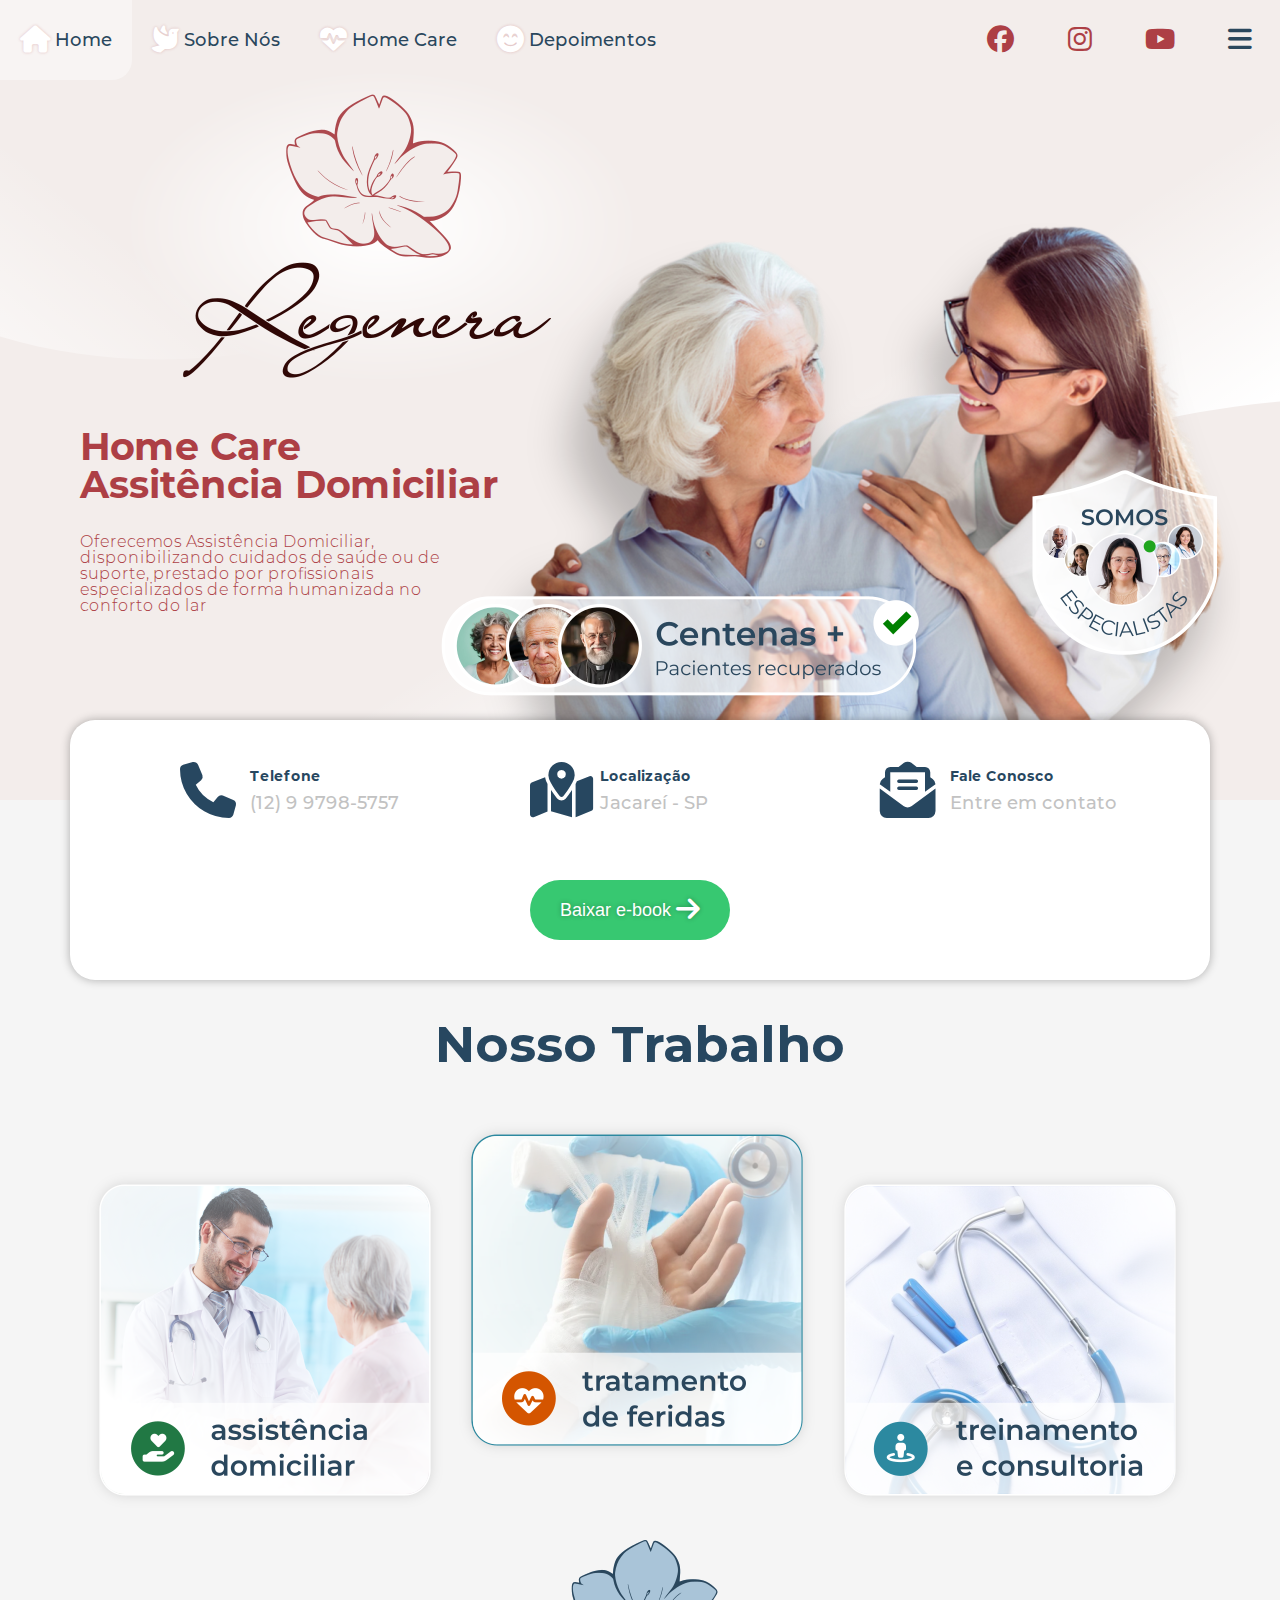
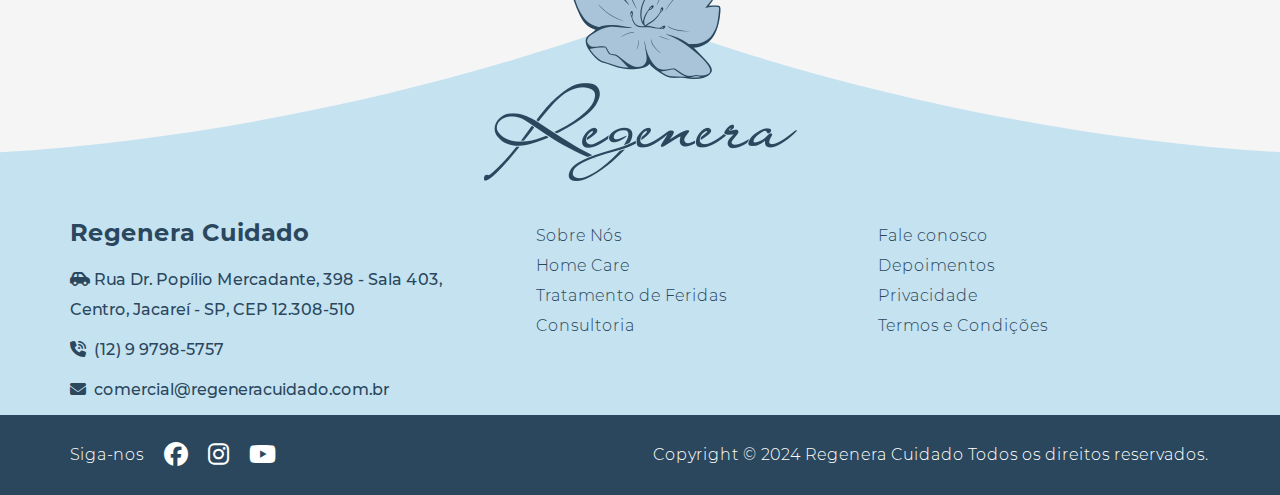
<file: index.html>
<!DOCTYPE html>
<html lang="pt-br">
    <head>
        <meta charset="UTF-8">
        <meta http-equiv="X-UA-Compatible" content="IE=edge">
        <meta name="viewport" content="width=device-width,initial-scale=1">

        <title></title>
        <link rel="shortcut icon" href="img/apple-touch.png">
        
        <meta name="description" content="index index index index">
        <meta name="keywords" content="aaa, bbb, ccc">
        
        <meta itemprop="name" content="Regenera Cuidado">
        <meta itemprop="description" content="index index index index">
        <meta itemprop="image" content="img/profile.png">    <script defer src="app.1d98fe7c51b302b616b9.js"></script><link href="app.1d98fe7c51b302b616b9.css" rel="stylesheet"></head>

    <body class="index">
        <header>
            <picture>
                <source srcset="img/header-iphone.png" media="(max-width: 575px)" />
                <source srcset="img/header-ipad.png" media="(max-width: 767px)" />
                <source srcset="img/header-laptop.png" media="(max-width: 1200px)" />
                <img src="img/header-desktop.png" alt="" />
            </picture>
            
            <div class="holder">
                <section class="wrap">
                    <h1>
                        Home Care <br>
                        Assitência Domiciliar
                    </h1>
        
                    <h2>
                        Oferecemos Assistência Domiciliar, disponibilizando cuidados de 
                        saúde ou de suporte, prestado por profissionais especializados 
                        de forma humanizada no conforto do lar
                    </h2>
        
                </section>
            </div>
        </header>
        <nav class="navigation-bar">
            <ul>
                    <li>
                        <a href="index.html">
                            <i class="fa-solid fa-house fa-xl"></i>
                            <span>Home</span>
                        </a>
                    </li>
                    <li>
                        <a href="sobre-nos.html">
                            <i class="fa-solid fa-dove fa-xl"></i>
                            <span>Sobre Nós</span>
                        </a>
                    </li>
                    <li>
                        <a href="assistencia-domiciliar.html">
                            <i class="fa-solid fa-heart-pulse fa-xl"></i>
                            <span>Home Care</span>
                        </a>
                    </li>
                    <li>
                        <a href="depoimentos.html">
                            <i class="fa-solid fa-face-smile-beam fa-xl"></i>
                            <span>Depoimentos</span>
                        </a>
                    </li>
            </ul>
        
            <ul>
                    <li>
                        <a href="https://www.facebook.com/enfmariateresa" target="_blank">
                            <i class="fa-brands fa-facebook fa-xl"></i>
                            <span>Facebook</span>
                        </a>
                    </li>
                    <li>
                        <a href="https://www.instagram.com/regenera.cuidado" target="_blank">
                            <i class="fa-brands fa-instagram fa-xl"></i>
                            <span>Instagram</span>
                        </a>
                    </li>
                    <li>
                        <a href="https://www.youtube.com/@mariateresadias8453" target="_blank">
                            <i class="fa-brands fa-youtube fa-xl"></i>
                            <span>Youtube</span>
                        </a>
                    </li>
        
                <li class="mobile-button">
                    <a href="javascript:void()">
                        <i class="fa-solid fa-bars fa-xl"></i>
                        <span>Mobile Button</span>
                    </a>
                </li>
            </ul>
        </nav>
        <div class="holder action-bar">
            <section class="wrap box-quad-static">
                <div class="to-contact">
                    <i class="fa-solid fa-phone"></i>
        
                    <a href="fale-conosco.html">
                        <b>Telefone</b>
                        <p>(12) 9 9798-5757</p>
                    </a>
                </div>
        
                <div class="to-contact">
                    <i class="fa-solid fa-map-location-dot"></i>
        
                    <a href="fale-conosco.html">
                        <b>Localização</b>
                        <p>Jacareí - SP</p>
                    </a>
                </div>
        
                <div class="to-contact">
                    <i class="fa-solid fa-envelope-open-text"></i>
        
                    <a href="fale-conosco.html">
                        <b>Fale Conosco</b>
                        <p>Entre em contato</p>
                    </a>
                </div>
        
                <div>
                    <button type="button" class="autolink" data-link="./download/e-book-regenera.pdf">
                        Baixar e-book
        
                        <i class="fa-solid fa-arrow-right fa-xl"></i>
                    </button>
                </div>
            </section>
        </div>
        <h2 class="departments">Nosso Trabalho</h2>
        
        <div class="holder departments">
            <section class="wrap box-triple-static">
                <div class="autolink" data-link="assistencia-domiciliar.html">
                    <img src="img/department-homecare.png">
                </div>
        
                <div class="autolink" data-link="tratamento-feridas.html">
                    <img src="img/department-wounds.png">
                </div>
        
                <div class="autolink" data-link="treinamento-consultoria.html">
                    <img src="img/department-consultancy.png">
                </div>
            </section>
        </div>
        <footer class="holder content">
            <section class="wrap">
                <div>
                    <img src="img/logo-footer.png">
        
                    <div class="column-one">
                        <h2>Regenera Cuidado</h2>
        
                        <p class="address">
                            <i class="fa-solid fa-car-side"></i>
        
                            <span>Rua Dr. Popílio Mercadante, 398 - Sala 403, </span>
        
                            <span class="new-line">Centro, Jacareí - SP, CEP 12.308-510</span>
                        </p>
        
                        <p class="phone">
                            <i class="fa-solid fa-phone-volume"></i>
        
                            <span>(12) 9 9798-5757</span>
                        </p>
        
                        <p class="email">
                            <i class="fa-solid fa-envelope"></i>
        
                            <span>comercial@regeneracuidado.com.br</span>
                        </p>
                    </div>
        
                    <div class="column-two">
                            <a href="sobre-nos.html">Sobre Nós</a>
                            <a href="assistencia-domiciliar.html">Home Care</a>
                            <a href="tratamento-feridas.html">Tratamento de Feridas</a>
                            <a href="treinamento-consultoria.html">Consultoria</a>
                    </div>
        
                    <div class="column-three">
                            <a href="fale-conosco.html">Fale conosco</a>
                            <a href="depoimentos.html">Depoimentos</a>
                            <a href="privacidade.html">Privacidade</a>
                            <a href="termos-e-condicoes.html">Termos e Condições</a>
                    </div>
                </div>
            </section>
        </footer>
        
        <footer class="holder bottom">
            <section class="wrap box-double">
                <div class="social">
                    <span>Siga-nos</span>
        
                        <a href="https://www.facebook.com/enfmariateresa" target="_blank">
                            <i class="fa-brands fa-facebook fa-xl"></i>
                            <span>Facebook</span>
                        </a>
                        <a href="https://www.instagram.com/regenera.cuidado" target="_blank">
                            <i class="fa-brands fa-instagram fa-xl"></i>
                            <span>Instagram</span>
                        </a>
                        <a href="https://www.youtube.com/@mariateresadias8453" target="_blank">
                            <i class="fa-brands fa-youtube fa-xl"></i>
                            <span>Youtube</span>
                        </a>
                </div>
        
                <div class="copy">
                    Copyright &copy; 
                    2024
                    Regenera Cuidado
                    <span>Todos os direitos reservados.</span>
                </div>
            </section>
        </footer>        
        <nav class="mobile-menu">
            <ul>
                <li class="mobile-button">
                    <i class="fa-solid fa-times fa-xl"></i>
                </li>
        
                    <li>
                        <a href="index.html">
                            <i class="fa-solid fa-house fa-xl"></i>
                            <span>Home</span>
                        </a>
                    </li>
                    <li>
                        <a href="sobre-nos.html">
                            <i class="fa-solid fa-dove fa-xl"></i>
                            <span>Sobre Nós</span>
                        </a>
                    </li>
                    <li>
                        <a href="assistencia-domiciliar.html">
                            <i class="fa-solid fa-heart-pulse fa-xl"></i>
                            <span>Home Care</span>
                        </a>
                    </li>
                    <li>
                        <a href="tratamento-feridas.html">
                            <i class="fa-solid fa-kit-medical fa-xl"></i>
                            <span>Trat. de Feridas</span>
                        </a>
                    </li>
                    <li>
                        <a href="treinamento-consultoria.html">
                            <i class="fa-solid fa-graduation-cap fa-xl"></i>
                            <span>Consultoria</span>
                        </a>
                    </li>
                    <li>
                        <a href="depoimentos.html">
                            <i class="fa-solid fa-face-smile-beam fa-xl"></i>
                            <span>Depoimentos</span>
                        </a>
                    </li>
                    <li>
                        <a href="fale-conosco.html">
                            <i class="fa-solid fa-envelope fa-xl"></i>
                            <span>Fale Consosco</span>
                        </a>
                    </li>
            </ul>
        </nav>
        <div class="modal">
            <section>
                <button><i class="fas fa-times"></i></button>
        
                <div>
                    content
                </div>
            </section>
        </div>    </body>
</html>
</file>
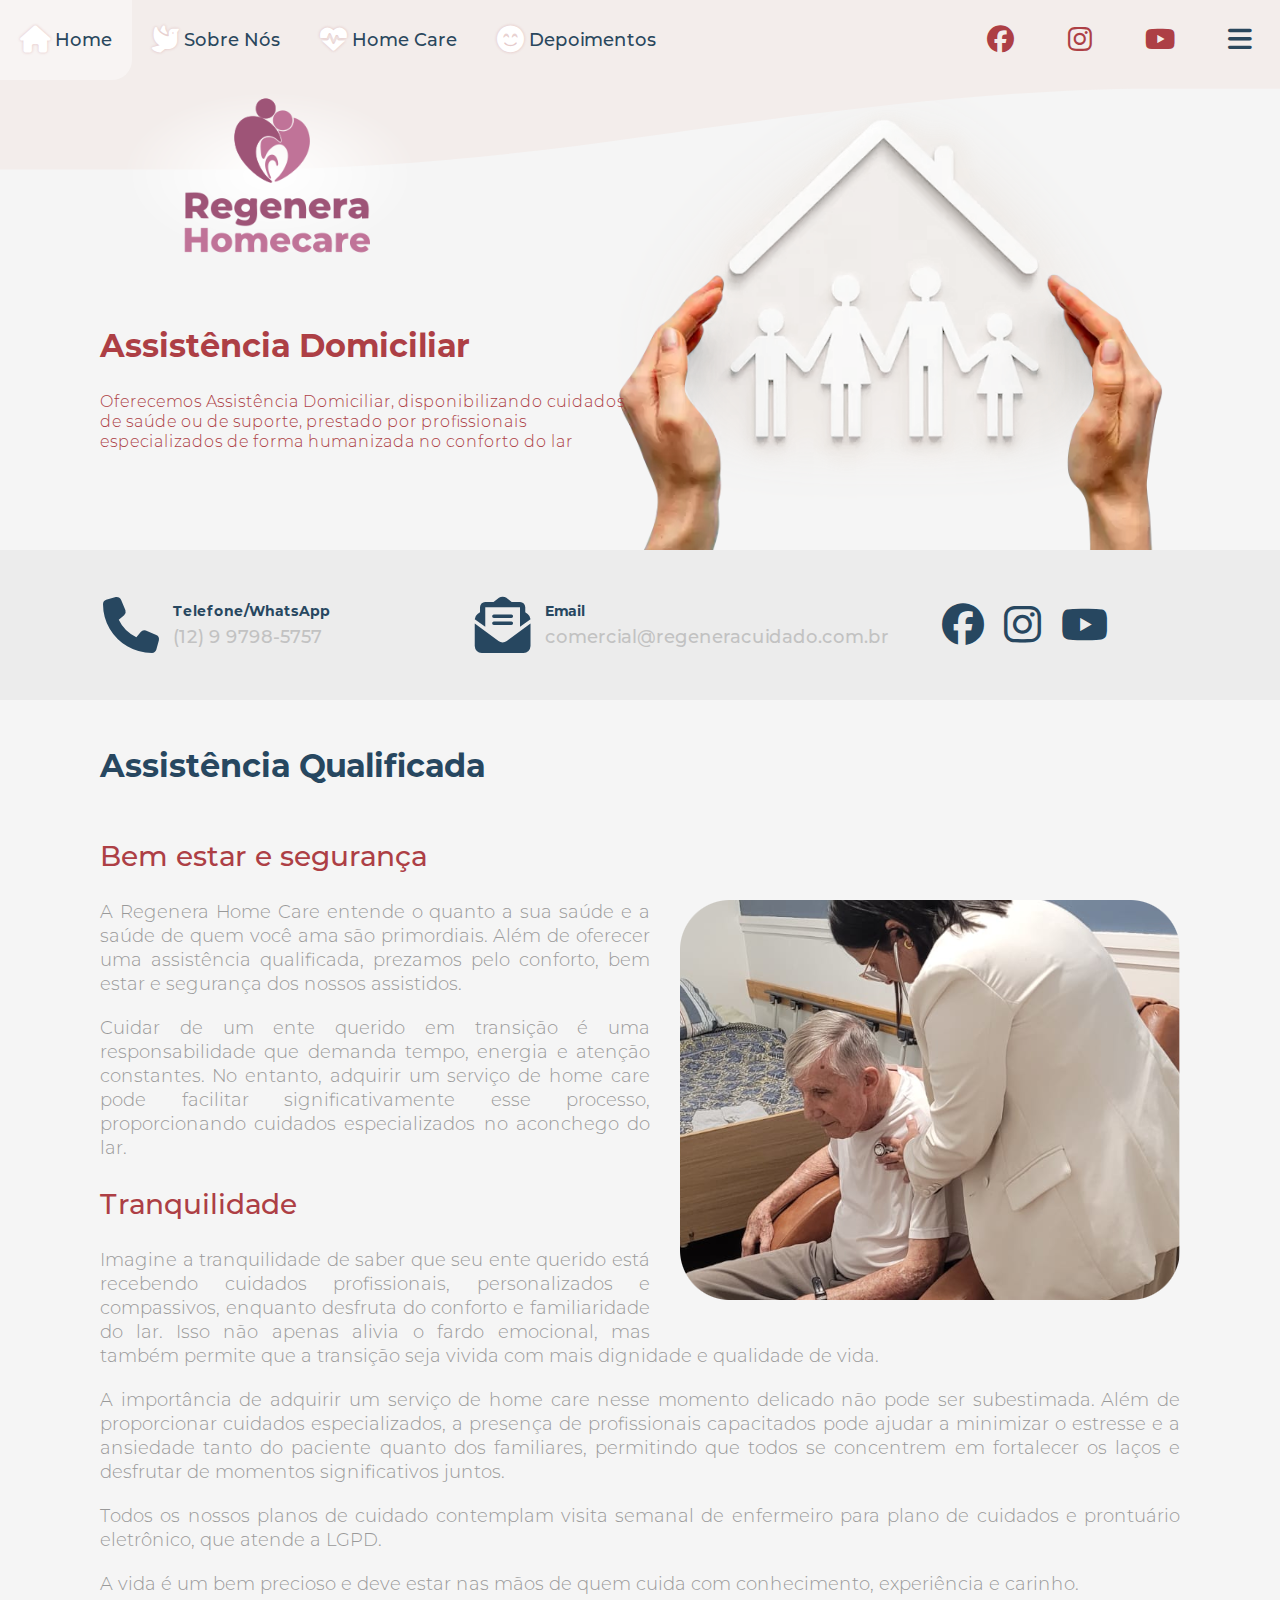
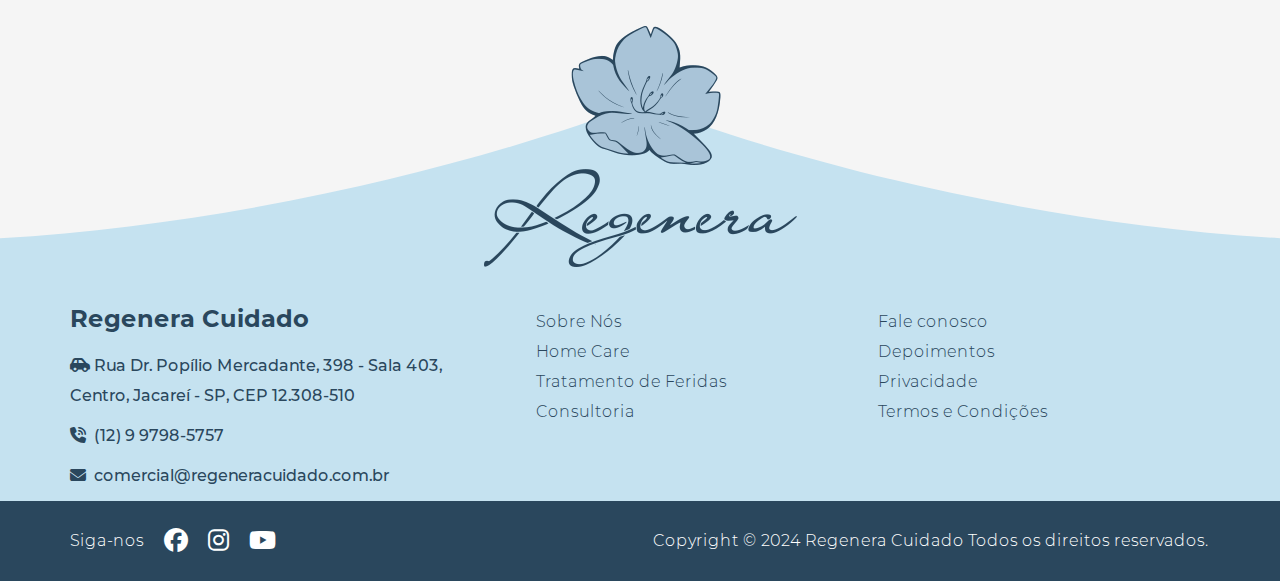
<file: assistencia-domiciliar.html>
<!DOCTYPE html>
<html lang="pt-br">
    <head>
        <meta charset="UTF-8">
        <meta http-equiv="X-UA-Compatible" content="IE=edge">
        <meta name="viewport" content="width=device-width,initial-scale=1">

        <title></title>
        <link rel="shortcut icon" href="img/apple-touch.png">
        
        <meta name="description" content="care care care care">
        <meta name="keywords" content="ddd, eee, fff">
        
        <meta itemprop="name" content="Assistência Domiciliar | Regenera Cuidado">
        <meta itemprop="description" content="care care care care">
        <meta itemprop="image" content="img/profile.png">    <script defer src="app.1d98fe7c51b302b616b9.js"></script><link href="app.1d98fe7c51b302b616b9.css" rel="stylesheet"></head>

    <body class="homecare">
        <header class="page">
            <div class="content">
                <div class="holder">
                    <section class="wrap">
                        <h1>Assistência Domiciliar</h1>
        
                        <h2>
                    Oferecemos Assistência Domiciliar, disponibilizando cuidados de 
                    saúde ou de suporte, prestado por profissionais especializados 
                    de forma humanizada no conforto do lar
                </h2>
                    </section>
                </div>
            </div>
        
            <div class="background">
                <div class="holder">
                    <section class="wrap">
                        <img src="img/header-page-homecare.png" alt="" />
                    </section>
                </div>
            </div>
        
            <div class="mask">
                <div class="holder">
                    <section class="wrap">
                        <img src="img/logo-homecare.png" alt="" />
                    </section>
                </div>
            </div>
        </header>

        <div class="holder contact-bar">
            <section class="wrap box-triple-static">
                <div class="to-contact">
                    <i class="fa-solid fa-phone"></i>
        
                    <a href="fale-conosco.html">
                        <b>Telefone/WhatsApp</b>
                        <p>(12) 9 9798-5757</p>
                    </a>
                </div>
        
                <div class="to-contact">
                    <i class="fa-solid fa-envelope-open-text"></i>
        
                    <a href="fale-conosco.html">
                        <b>Email</b>
                        <p>comercial@regeneracuidado.com.br</p>
                    </a>
                </div>
        
                <div class="to-social">
                        <a href="https://www.facebook.com/enfmariateresa" target="_blank">
                            <i class="fa-brands fa-facebook fa-xl"></i>
                        </a>
                        <a href="https://www.instagram.com/regenera.cuidado" target="_blank">
                            <i class="fa-brands fa-instagram fa-xl"></i>
                        </a>
                        <a href="https://www.youtube.com/@mariateresadias8453" target="_blank">
                            <i class="fa-brands fa-youtube fa-xl"></i>
                        </a>
                </div>
            </section>
        </div>

        <div class="holder">
            <article class="wrap">
                <h2>Assistência Qualificada</h2>
        
                <h3>Bem estar e segurança</h3>
        
                <picture class="right">
                    <img src="img/page-homecare.png">
                </picture>
        
                <p>
                    A Regenera Home Care entende o quanto a sua saúde e a saúde de quem 
                    você ama são primordiais. Além de oferecer uma assistência qualificada, 
                    prezamos pelo conforto, bem estar e segurança dos nossos assistidos.
                </p>
        
                <p>
                    Cuidar de um ente querido em transição é uma responsabilidade que 
                    demanda tempo, energia e atenção constantes. No entanto, adquirir um 
                    serviço de home care pode facilitar significativamente esse processo, 
                    proporcionando cuidados especializados no aconchego do lar.
                </p>
        
                <h3>Tranquilidade</h3>
        
                <p>
                    Imagine a tranquilidade de saber que seu ente querido está recebendo 
                    cuidados profissionais, personalizados e compassivos, enquanto desfruta 
                    do conforto e familiaridade do lar. Isso não apenas alivia o fardo 
                    emocional, mas também permite que a transição seja vivida com mais 
                    dignidade e qualidade de vida.
                </p>
        
                <p>
                    A importância de adquirir um serviço de home care nesse momento delicado 
                    não pode ser subestimada. Além de proporcionar cuidados especializados, 
                    a presença de profissionais capacitados pode ajudar a minimizar o 
                    estresse e a ansiedade tanto do paciente quanto dos familiares, 
                    permitindo que todos se concentrem em fortalecer os laços e desfrutar 
                    de momentos significativos juntos.
                </p>
        
                <p>
                    Todos os nossos planos de cuidado contemplam visita semanal de 
                    enfermeiro para plano de cuidados e prontuário eletrônico, que 
                    atende a LGPD. 
                </p>
        
                <p>
                    A vida é um bem precioso e deve estar nas mãos de quem cuida com 
                    conhecimento, experiência e carinho.
                </p>
            </article>
        </div>
        <nav class="navigation-bar">
            <ul>
                    <li>
                        <a href="index.html">
                            <i class="fa-solid fa-house fa-xl"></i>
                            <span>Home</span>
                        </a>
                    </li>
                    <li>
                        <a href="sobre-nos.html">
                            <i class="fa-solid fa-dove fa-xl"></i>
                            <span>Sobre Nós</span>
                        </a>
                    </li>
                    <li>
                        <a href="assistencia-domiciliar.html">
                            <i class="fa-solid fa-heart-pulse fa-xl"></i>
                            <span>Home Care</span>
                        </a>
                    </li>
                    <li>
                        <a href="depoimentos.html">
                            <i class="fa-solid fa-face-smile-beam fa-xl"></i>
                            <span>Depoimentos</span>
                        </a>
                    </li>
            </ul>
        
            <ul>
                    <li>
                        <a href="https://www.facebook.com/enfmariateresa" target="_blank">
                            <i class="fa-brands fa-facebook fa-xl"></i>
                            <span>Facebook</span>
                        </a>
                    </li>
                    <li>
                        <a href="https://www.instagram.com/regenera.cuidado" target="_blank">
                            <i class="fa-brands fa-instagram fa-xl"></i>
                            <span>Instagram</span>
                        </a>
                    </li>
                    <li>
                        <a href="https://www.youtube.com/@mariateresadias8453" target="_blank">
                            <i class="fa-brands fa-youtube fa-xl"></i>
                            <span>Youtube</span>
                        </a>
                    </li>
        
                <li class="mobile-button">
                    <a href="javascript:void()">
                        <i class="fa-solid fa-bars fa-xl"></i>
                        <span>Mobile Button</span>
                    </a>
                </li>
            </ul>
        </nav>
        <footer class="holder content">
            <section class="wrap">
                <div>
                    <img src="img/logo-footer.png">
        
                    <div class="column-one">
                        <h2>Regenera Cuidado</h2>
        
                        <p class="address">
                            <i class="fa-solid fa-car-side"></i>
        
                            <span>Rua Dr. Popílio Mercadante, 398 - Sala 403, </span>
        
                            <span class="new-line">Centro, Jacareí - SP, CEP 12.308-510</span>
                        </p>
        
                        <p class="phone">
                            <i class="fa-solid fa-phone-volume"></i>
        
                            <span>(12) 9 9798-5757</span>
                        </p>
        
                        <p class="email">
                            <i class="fa-solid fa-envelope"></i>
        
                            <span>comercial@regeneracuidado.com.br</span>
                        </p>
                    </div>
        
                    <div class="column-two">
                            <a href="sobre-nos.html">Sobre Nós</a>
                            <a href="assistencia-domiciliar.html">Home Care</a>
                            <a href="tratamento-feridas.html">Tratamento de Feridas</a>
                            <a href="treinamento-consultoria.html">Consultoria</a>
                    </div>
        
                    <div class="column-three">
                            <a href="fale-conosco.html">Fale conosco</a>
                            <a href="depoimentos.html">Depoimentos</a>
                            <a href="privacidade.html">Privacidade</a>
                            <a href="termos-e-condicoes.html">Termos e Condições</a>
                    </div>
                </div>
            </section>
        </footer>
        
        <footer class="holder bottom">
            <section class="wrap box-double">
                <div class="social">
                    <span>Siga-nos</span>
        
                        <a href="https://www.facebook.com/enfmariateresa" target="_blank">
                            <i class="fa-brands fa-facebook fa-xl"></i>
                            <span>Facebook</span>
                        </a>
                        <a href="https://www.instagram.com/regenera.cuidado" target="_blank">
                            <i class="fa-brands fa-instagram fa-xl"></i>
                            <span>Instagram</span>
                        </a>
                        <a href="https://www.youtube.com/@mariateresadias8453" target="_blank">
                            <i class="fa-brands fa-youtube fa-xl"></i>
                            <span>Youtube</span>
                        </a>
                </div>
        
                <div class="copy">
                    Copyright &copy; 
                    2024
                    Regenera Cuidado
                    <span>Todos os direitos reservados.</span>
                </div>
            </section>
        </footer>        
        <nav class="mobile-menu">
            <ul>
                <li class="mobile-button">
                    <i class="fa-solid fa-times fa-xl"></i>
                </li>
        
                    <li>
                        <a href="index.html">
                            <i class="fa-solid fa-house fa-xl"></i>
                            <span>Home</span>
                        </a>
                    </li>
                    <li>
                        <a href="sobre-nos.html">
                            <i class="fa-solid fa-dove fa-xl"></i>
                            <span>Sobre Nós</span>
                        </a>
                    </li>
                    <li>
                        <a href="assistencia-domiciliar.html">
                            <i class="fa-solid fa-heart-pulse fa-xl"></i>
                            <span>Home Care</span>
                        </a>
                    </li>
                    <li>
                        <a href="tratamento-feridas.html">
                            <i class="fa-solid fa-kit-medical fa-xl"></i>
                            <span>Trat. de Feridas</span>
                        </a>
                    </li>
                    <li>
                        <a href="treinamento-consultoria.html">
                            <i class="fa-solid fa-graduation-cap fa-xl"></i>
                            <span>Consultoria</span>
                        </a>
                    </li>
                    <li>
                        <a href="depoimentos.html">
                            <i class="fa-solid fa-face-smile-beam fa-xl"></i>
                            <span>Depoimentos</span>
                        </a>
                    </li>
                    <li>
                        <a href="fale-conosco.html">
                            <i class="fa-solid fa-envelope fa-xl"></i>
                            <span>Fale Consosco</span>
                        </a>
                    </li>
            </ul>
        </nav>    </body>
</html>
</file>
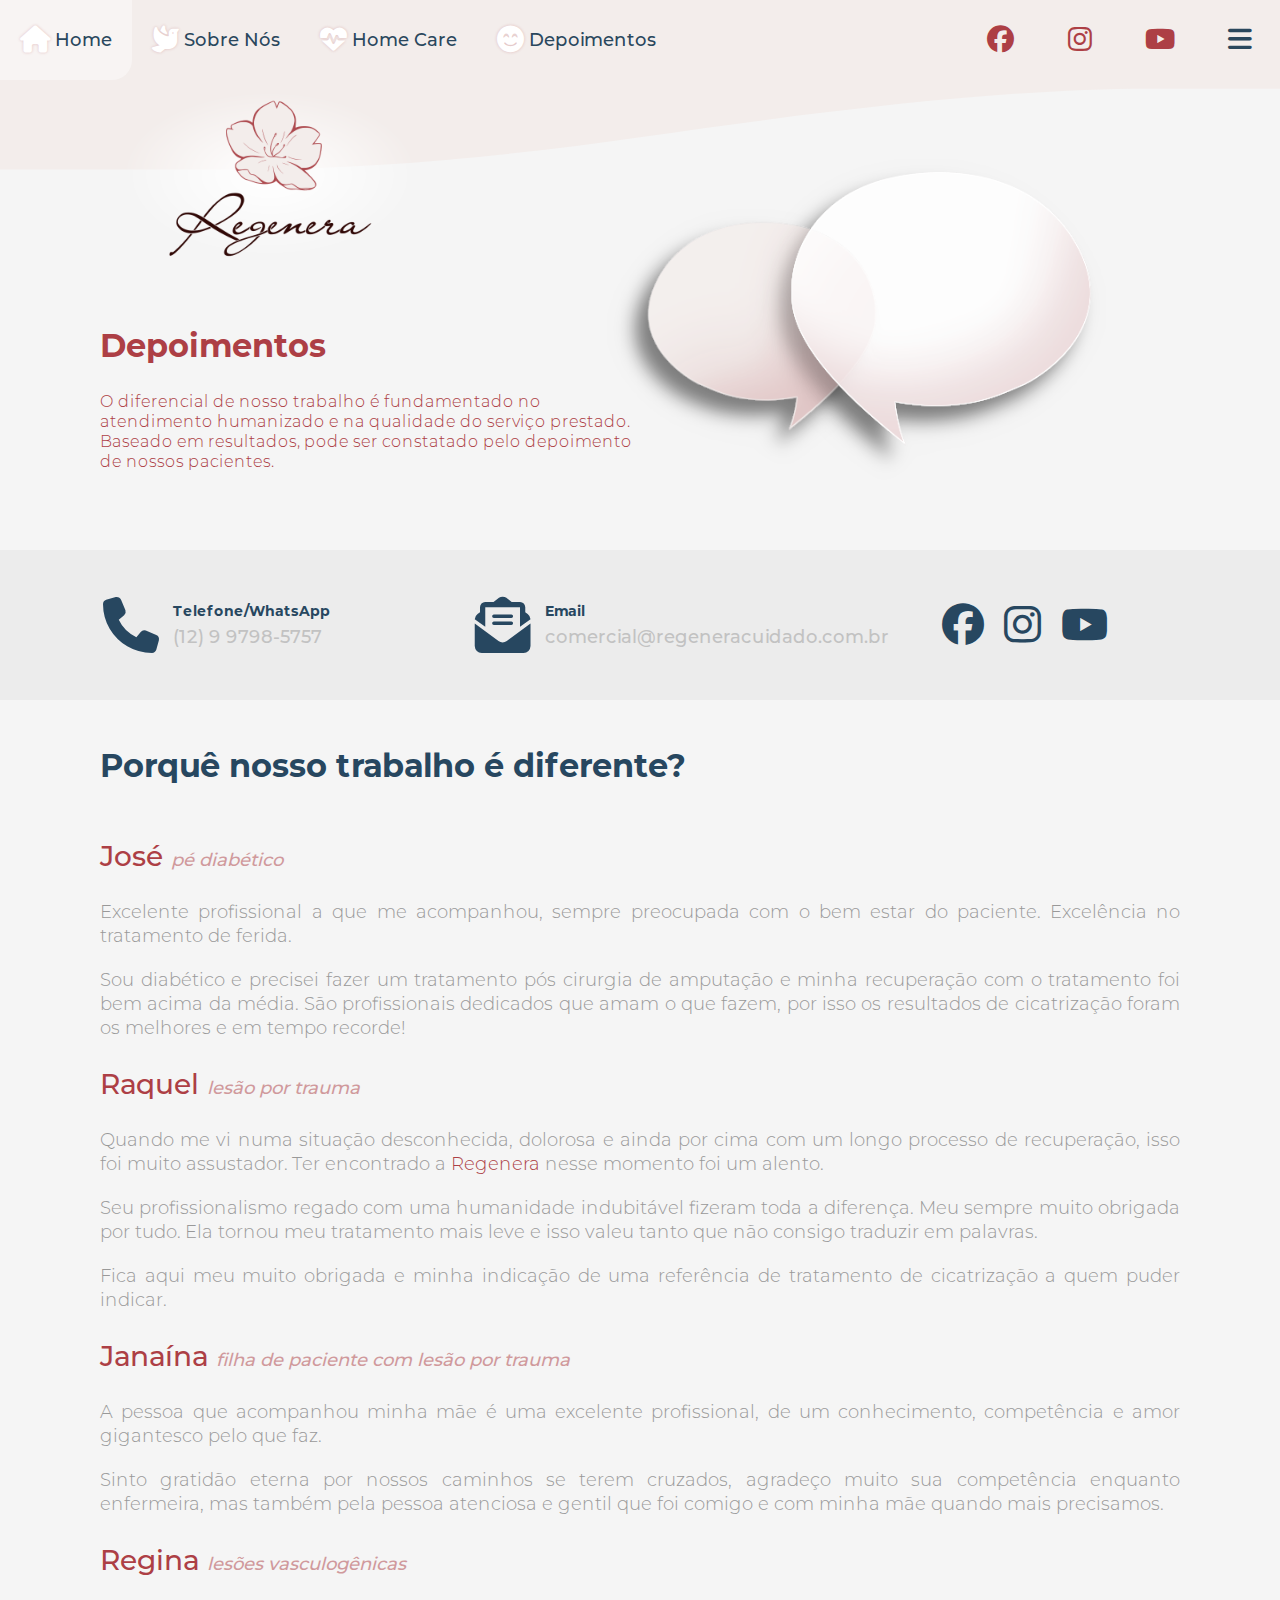
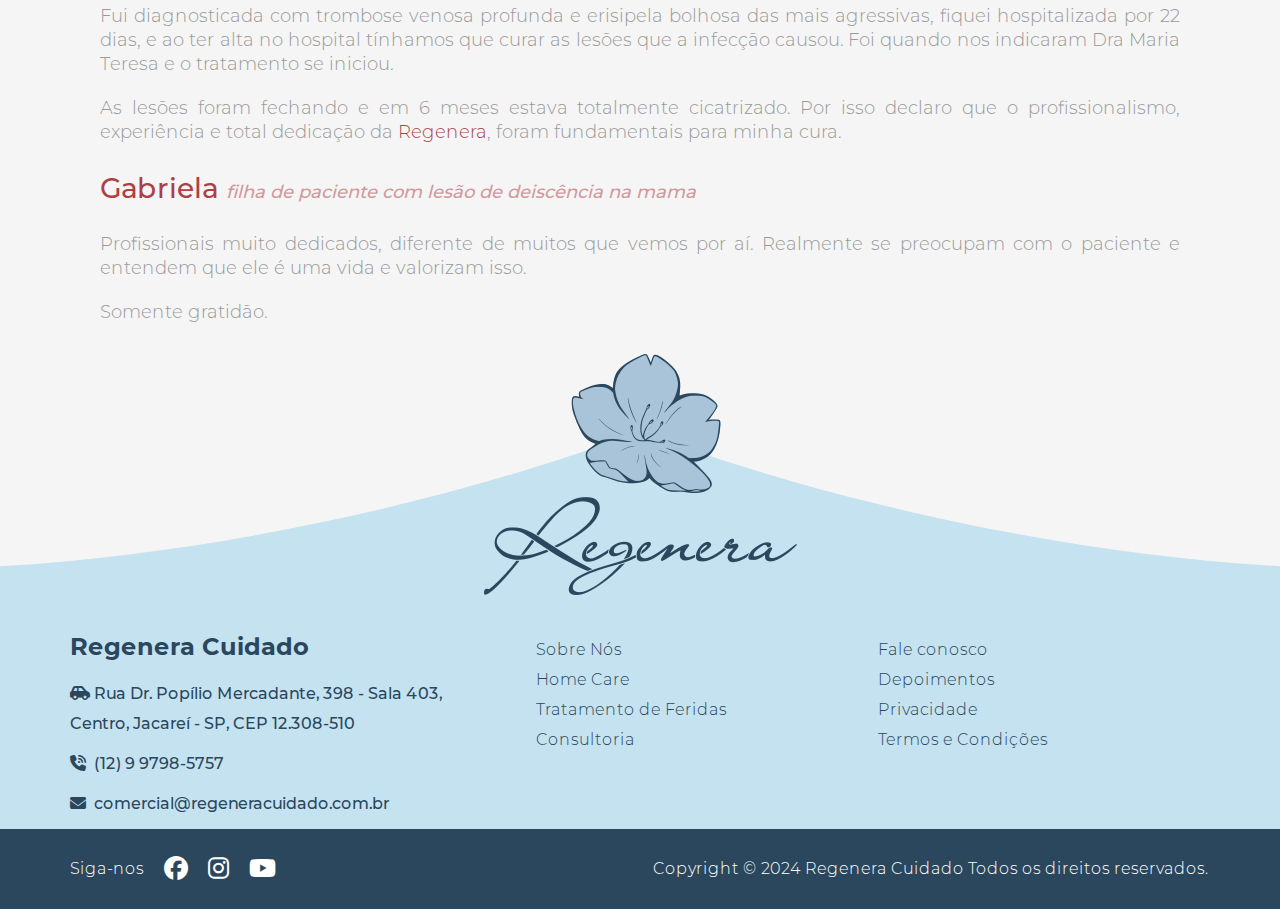
<file: depoimentos.html>
<!DOCTYPE html>
<html lang="pt-br">
    <head>
        <meta charset="UTF-8">
        <meta http-equiv="X-UA-Compatible" content="IE=edge">
        <meta name="viewport" content="width=device-width,initial-scale=1">

        <title></title>
        <link rel="shortcut icon" href="img/apple-touch.png">
        
        <meta name="description" content="dep dep dep dep">
        <meta name="keywords" content="mmm, nnn, ooo">
        
        <meta itemprop="name" content="Depoimentos | Regenera Cuidado">
        <meta itemprop="description" content="dep dep dep dep">
        <meta itemprop="image" content="img/profile.png">    <script defer src="app.1d98fe7c51b302b616b9.js"></script><link href="app.1d98fe7c51b302b616b9.css" rel="stylesheet"></head>

    <body class="wounds">
        <header class="page">
            <div class="content">
                <div class="holder">
                    <section class="wrap">
                        <h1>Depoimentos</h1>
        
                        <h2>
                    O diferencial de nosso trabalho é fundamentado no atendimento
                    humanizado e na qualidade do serviço prestado. Baseado em resultados,
                    pode ser constatado pelo depoimento de nossos pacientes. 
                </h2>
                    </section>
                </div>
            </div>
        
            <div class="background">
                <div class="holder">
                    <section class="wrap">
                        <img src="img/header-page-testimonials.png" alt="" />
                    </section>
                </div>
            </div>
        
            <div class="mask">
                <div class="holder">
                    <section class="wrap">
                        <img src="img/logo-page.png" alt="" />
                    </section>
                </div>
            </div>
        </header>

        <div class="holder contact-bar">
            <section class="wrap box-triple-static">
                <div class="to-contact">
                    <i class="fa-solid fa-phone"></i>
        
                    <a href="fale-conosco.html">
                        <b>Telefone/WhatsApp</b>
                        <p>(12) 9 9798-5757</p>
                    </a>
                </div>
        
                <div class="to-contact">
                    <i class="fa-solid fa-envelope-open-text"></i>
        
                    <a href="fale-conosco.html">
                        <b>Email</b>
                        <p>comercial@regeneracuidado.com.br</p>
                    </a>
                </div>
        
                <div class="to-social">
                        <a href="https://www.facebook.com/enfmariateresa" target="_blank">
                            <i class="fa-brands fa-facebook fa-xl"></i>
                        </a>
                        <a href="https://www.instagram.com/regenera.cuidado" target="_blank">
                            <i class="fa-brands fa-instagram fa-xl"></i>
                        </a>
                        <a href="https://www.youtube.com/@mariateresadias8453" target="_blank">
                            <i class="fa-brands fa-youtube fa-xl"></i>
                        </a>
                </div>
            </section>
        </div>

        <div class="holder">
            <article class="wrap">
                <h2>Porquê nosso trabalho é diferente?</h2>
        
                <h3>José <small>pé diabético</small></h3>
        
                <p>
                    Excelente profissional a que me acompanhou, sempre preocupada com o 
                    bem estar do paciente. Excelência no tratamento de ferida.
                </p>
        
                <p>
                    Sou diabético e precisei fazer um tratamento pós cirurgia de 
                    amputação e minha recuperação com o tratamento foi bem acima da média. 
                    São profissionais dedicados que amam o que fazem, por isso os 
                    resultados de cicatrização foram os melhores e em tempo recorde!
                </p>
        
                <h3>Raquel <small>lesão por trauma</small></h3>
        
                <p>
                    Quando me vi numa situação desconhecida, dolorosa e ainda por cima 
                    com um longo processo de recuperação, isso foi muito assustador. Ter 
                    encontrado a <strong>Regenera</strong> nesse momento foi um alento. 
                </p>
        
                <p>
                    Seu profissionalismo regado com uma humanidade indubitável fizeram 
                    toda a diferença. Meu sempre muito obrigada por tudo. Ela tornou meu
                    tratamento mais leve e isso valeu tanto que não consigo traduzir 
                    em palavras.
                </p>
                
                <p>
                    Fica aqui meu muito obrigada e minha indicação de uma referência de 
                    tratamento de cicatrização a quem puder indicar.            
                </p>
        
                <h3>Janaína <small>filha de paciente com lesão por trauma</small></h3>
        
                <p>
                    A pessoa que acompanhou minha mãe é uma excelente profissional, de 
                    um conhecimento, competência e amor gigantesco pelo que faz. 
                </p>
        
                <p>
                    Sinto gratidão eterna por nossos caminhos se terem cruzados, agradeço 
                    muito sua competência enquanto enfermeira, mas também pela pessoa
                    atenciosa e gentil que foi comigo e com minha mãe quando mais precisamos.
                </p>
        
                <h3>Regina <small>lesões vasculogênicas</small></h3>
        
                <p>
                    Fui diagnosticada com trombose venosa profunda e erisipela bolhosa 
                    das mais agressivas, fiquei hospitalizada por 22 dias, e ao ter alta 
                    no hospital tínhamos que curar as lesões que a infecção causou. 
                    Foi quando nos indicaram Dra Maria Teresa e o tratamento se iniciou. 
                </p>
        
                <p>
                    As lesões foram fechando e em 6 meses estava totalmente cicatrizado. 
                    Por isso declaro que o profissionalismo, experiência e total dedicação 
                    da <strong>Regenera</strong>, foram fundamentais para minha cura.
                </p>
        
                <h3>Gabriela <small>filha de paciente com lesão de deiscência na mama</small></h3>
        
                <p>
                    Profissionais muito dedicados, diferente de muitos que vemos por aí.
                    Realmente se preocupam com o paciente e entendem que ele é uma vida 
                    e valorizam isso.
                </p>
        
                <p>
                    Somente gratidão.
                </p>
            </article>
        </div>
        <nav class="navigation-bar">
            <ul>
                    <li>
                        <a href="index.html">
                            <i class="fa-solid fa-house fa-xl"></i>
                            <span>Home</span>
                        </a>
                    </li>
                    <li>
                        <a href="sobre-nos.html">
                            <i class="fa-solid fa-dove fa-xl"></i>
                            <span>Sobre Nós</span>
                        </a>
                    </li>
                    <li>
                        <a href="assistencia-domiciliar.html">
                            <i class="fa-solid fa-heart-pulse fa-xl"></i>
                            <span>Home Care</span>
                        </a>
                    </li>
                    <li>
                        <a href="depoimentos.html">
                            <i class="fa-solid fa-face-smile-beam fa-xl"></i>
                            <span>Depoimentos</span>
                        </a>
                    </li>
            </ul>
        
            <ul>
                    <li>
                        <a href="https://www.facebook.com/enfmariateresa" target="_blank">
                            <i class="fa-brands fa-facebook fa-xl"></i>
                            <span>Facebook</span>
                        </a>
                    </li>
                    <li>
                        <a href="https://www.instagram.com/regenera.cuidado" target="_blank">
                            <i class="fa-brands fa-instagram fa-xl"></i>
                            <span>Instagram</span>
                        </a>
                    </li>
                    <li>
                        <a href="https://www.youtube.com/@mariateresadias8453" target="_blank">
                            <i class="fa-brands fa-youtube fa-xl"></i>
                            <span>Youtube</span>
                        </a>
                    </li>
        
                <li class="mobile-button">
                    <a href="javascript:void()">
                        <i class="fa-solid fa-bars fa-xl"></i>
                        <span>Mobile Button</span>
                    </a>
                </li>
            </ul>
        </nav>
        <footer class="holder content">
            <section class="wrap">
                <div>
                    <img src="img/logo-footer.png">
        
                    <div class="column-one">
                        <h2>Regenera Cuidado</h2>
        
                        <p class="address">
                            <i class="fa-solid fa-car-side"></i>
        
                            <span>Rua Dr. Popílio Mercadante, 398 - Sala 403, </span>
        
                            <span class="new-line">Centro, Jacareí - SP, CEP 12.308-510</span>
                        </p>
        
                        <p class="phone">
                            <i class="fa-solid fa-phone-volume"></i>
        
                            <span>(12) 9 9798-5757</span>
                        </p>
        
                        <p class="email">
                            <i class="fa-solid fa-envelope"></i>
        
                            <span>comercial@regeneracuidado.com.br</span>
                        </p>
                    </div>
        
                    <div class="column-two">
                            <a href="sobre-nos.html">Sobre Nós</a>
                            <a href="assistencia-domiciliar.html">Home Care</a>
                            <a href="tratamento-feridas.html">Tratamento de Feridas</a>
                            <a href="treinamento-consultoria.html">Consultoria</a>
                    </div>
        
                    <div class="column-three">
                            <a href="fale-conosco.html">Fale conosco</a>
                            <a href="depoimentos.html">Depoimentos</a>
                            <a href="privacidade.html">Privacidade</a>
                            <a href="termos-e-condicoes.html">Termos e Condições</a>
                    </div>
                </div>
            </section>
        </footer>
        
        <footer class="holder bottom">
            <section class="wrap box-double">
                <div class="social">
                    <span>Siga-nos</span>
        
                        <a href="https://www.facebook.com/enfmariateresa" target="_blank">
                            <i class="fa-brands fa-facebook fa-xl"></i>
                            <span>Facebook</span>
                        </a>
                        <a href="https://www.instagram.com/regenera.cuidado" target="_blank">
                            <i class="fa-brands fa-instagram fa-xl"></i>
                            <span>Instagram</span>
                        </a>
                        <a href="https://www.youtube.com/@mariateresadias8453" target="_blank">
                            <i class="fa-brands fa-youtube fa-xl"></i>
                            <span>Youtube</span>
                        </a>
                </div>
        
                <div class="copy">
                    Copyright &copy; 
                    2024
                    Regenera Cuidado
                    <span>Todos os direitos reservados.</span>
                </div>
            </section>
        </footer>        
        <nav class="mobile-menu">
            <ul>
                <li class="mobile-button">
                    <i class="fa-solid fa-times fa-xl"></i>
                </li>
        
                    <li>
                        <a href="index.html">
                            <i class="fa-solid fa-house fa-xl"></i>
                            <span>Home</span>
                        </a>
                    </li>
                    <li>
                        <a href="sobre-nos.html">
                            <i class="fa-solid fa-dove fa-xl"></i>
                            <span>Sobre Nós</span>
                        </a>
                    </li>
                    <li>
                        <a href="assistencia-domiciliar.html">
                            <i class="fa-solid fa-heart-pulse fa-xl"></i>
                            <span>Home Care</span>
                        </a>
                    </li>
                    <li>
                        <a href="tratamento-feridas.html">
                            <i class="fa-solid fa-kit-medical fa-xl"></i>
                            <span>Trat. de Feridas</span>
                        </a>
                    </li>
                    <li>
                        <a href="treinamento-consultoria.html">
                            <i class="fa-solid fa-graduation-cap fa-xl"></i>
                            <span>Consultoria</span>
                        </a>
                    </li>
                    <li>
                        <a href="depoimentos.html">
                            <i class="fa-solid fa-face-smile-beam fa-xl"></i>
                            <span>Depoimentos</span>
                        </a>
                    </li>
                    <li>
                        <a href="fale-conosco.html">
                            <i class="fa-solid fa-envelope fa-xl"></i>
                            <span>Fale Consosco</span>
                        </a>
                    </li>
            </ul>
        </nav>    </body>
</html>
</file>
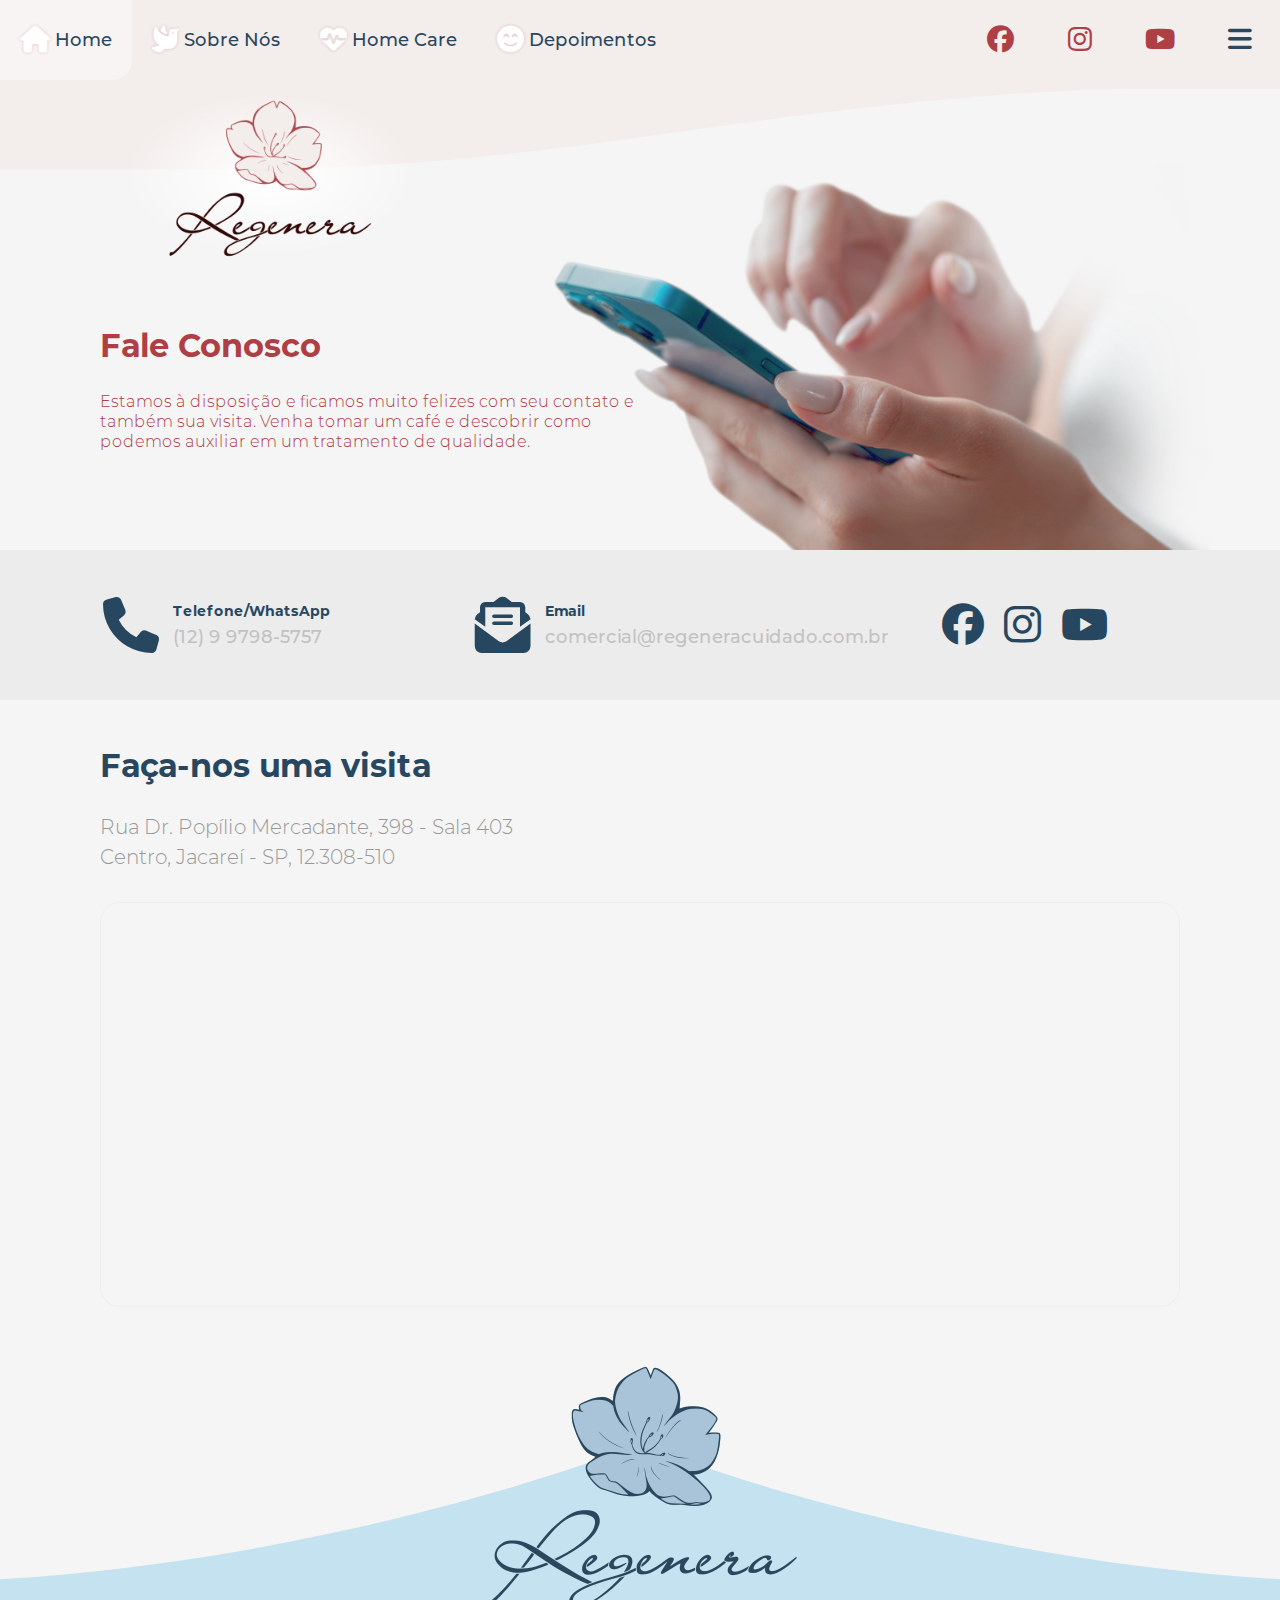
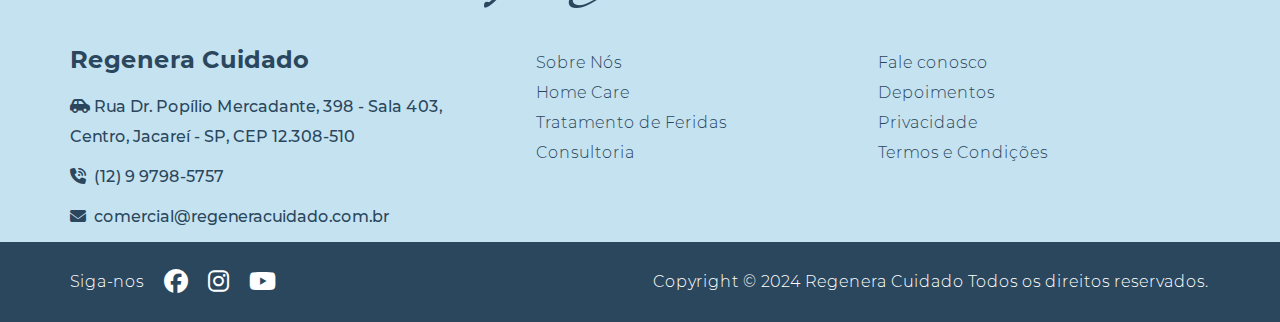
<file: fale-conosco.html>
<!DOCTYPE html>
<html lang="pt-br">
    <head>
        <meta charset="UTF-8">
        <meta http-equiv="X-UA-Compatible" content="IE=edge">
        <meta name="viewport" content="width=device-width,initial-scale=1">

        <title></title>
        <link rel="shortcut icon" href="img/apple-touch.png">
        
        <meta name="description" content="cont cont cont cont">
        <meta name="keywords" content="jjj, kkk, lll">
        
        <meta itemprop="name" content="Fale Conosco | Regenera Cuidado">
        <meta itemprop="description" content="cont cont cont cont">
        <meta itemprop="image" content="img/profile.png">    <script defer src="app.1d98fe7c51b302b616b9.js"></script><link href="app.1d98fe7c51b302b616b9.css" rel="stylesheet"></head>

    <body class="contact">
        <header class="page">
            <div class="content">
                <div class="holder">
                    <section class="wrap">
                        <h1>Fale Conosco</h1>
        
                        <h2>
                    Estamos à disposição e ficamos muito felizes com seu contato e também 
                    sua visita. Venha tomar um café e descobrir como podemos auxiliar em um 
                    tratamento de qualidade.
                </h2>
                    </section>
                </div>
            </div>
        
            <div class="background">
                <div class="holder">
                    <section class="wrap">
                        <img src="img/header-page-contact.png" alt="" />
                    </section>
                </div>
            </div>
        
            <div class="mask">
                <div class="holder">
                    <section class="wrap">
                        <img src="img/logo-page.png" alt="" />
                    </section>
                </div>
            </div>
        </header>

        <div class="holder contact-bar">
            <section class="wrap box-triple-static">
                <div class="to-contact">
                    <i class="fa-solid fa-phone"></i>
        
                    <a href="fale-conosco.html">
                        <b>Telefone/WhatsApp</b>
                        <p>(12) 9 9798-5757</p>
                    </a>
                </div>
        
                <div class="to-contact">
                    <i class="fa-solid fa-envelope-open-text"></i>
        
                    <a href="fale-conosco.html">
                        <b>Email</b>
                        <p>comercial@regeneracuidado.com.br</p>
                    </a>
                </div>
        
                <div class="to-social">
                        <a href="https://www.facebook.com/enfmariateresa" target="_blank">
                            <i class="fa-brands fa-facebook fa-xl"></i>
                        </a>
                        <a href="https://www.instagram.com/regenera.cuidado" target="_blank">
                            <i class="fa-brands fa-instagram fa-xl"></i>
                        </a>
                        <a href="https://www.youtube.com/@mariateresadias8453" target="_blank">
                            <i class="fa-brands fa-youtube fa-xl"></i>
                        </a>
                </div>
            </section>
        </div>

        <div class="holder">
            <article class="wrap">
        
                <h2>Faça-nos uma visita</h2>
        
                <address>
                    <p>
                        Rua Dr. Popílio Mercadante, 398 - Sala 403
                        
                        <br>
                        
                        Centro, Jacareí - SP, 12.308-510
                    </p>
        
                    <div>
                        <iframe src="https://www.google.com/maps/embed?pb&#x3D;!1m18!1m12!1m3!1d916.0678829543353!2d-45.96296603036879!3d-23.305904998686014!2m3!1f0!2f0!3f0!3m2!1i1024!2i768!4f13.1!3m3!1m2!1s0x94cdcb72e9a29847%3A0xd6b0d24cc02c4552!2sR.%20Dr.%20Pomp%C3%ADlio%20Mercadante%2C%20398%20-%20403%20-%20Centro%2C%20Jacare%C3%AD%20-%20SP%2C%2012308-510!5e0!3m2!1spt-BR!2sbr!4v1714588546198!5m2!1spt-BR!2sbr"
                            width="100%"
                            height="400"
                            style="border:0;"
                            allowfullscreen=""
                            loading="lazy"
                            referrerpolicy="no-referrer-when-downgrade">
                        </iframe>
                    </div>
                </address>
            </article>
        </div>
        

        <nav class="navigation-bar">
            <ul>
                    <li>
                        <a href="index.html">
                            <i class="fa-solid fa-house fa-xl"></i>
                            <span>Home</span>
                        </a>
                    </li>
                    <li>
                        <a href="sobre-nos.html">
                            <i class="fa-solid fa-dove fa-xl"></i>
                            <span>Sobre Nós</span>
                        </a>
                    </li>
                    <li>
                        <a href="assistencia-domiciliar.html">
                            <i class="fa-solid fa-heart-pulse fa-xl"></i>
                            <span>Home Care</span>
                        </a>
                    </li>
                    <li>
                        <a href="depoimentos.html">
                            <i class="fa-solid fa-face-smile-beam fa-xl"></i>
                            <span>Depoimentos</span>
                        </a>
                    </li>
            </ul>
        
            <ul>
                    <li>
                        <a href="https://www.facebook.com/enfmariateresa" target="_blank">
                            <i class="fa-brands fa-facebook fa-xl"></i>
                            <span>Facebook</span>
                        </a>
                    </li>
                    <li>
                        <a href="https://www.instagram.com/regenera.cuidado" target="_blank">
                            <i class="fa-brands fa-instagram fa-xl"></i>
                            <span>Instagram</span>
                        </a>
                    </li>
                    <li>
                        <a href="https://www.youtube.com/@mariateresadias8453" target="_blank">
                            <i class="fa-brands fa-youtube fa-xl"></i>
                            <span>Youtube</span>
                        </a>
                    </li>
        
                <li class="mobile-button">
                    <a href="javascript:void()">
                        <i class="fa-solid fa-bars fa-xl"></i>
                        <span>Mobile Button</span>
                    </a>
                </li>
            </ul>
        </nav>
        <footer class="holder content">
            <section class="wrap">
                <div>
                    <img src="img/logo-footer.png">
        
                    <div class="column-one">
                        <h2>Regenera Cuidado</h2>
        
                        <p class="address">
                            <i class="fa-solid fa-car-side"></i>
        
                            <span>Rua Dr. Popílio Mercadante, 398 - Sala 403, </span>
        
                            <span class="new-line">Centro, Jacareí - SP, CEP 12.308-510</span>
                        </p>
        
                        <p class="phone">
                            <i class="fa-solid fa-phone-volume"></i>
        
                            <span>(12) 9 9798-5757</span>
                        </p>
        
                        <p class="email">
                            <i class="fa-solid fa-envelope"></i>
        
                            <span>comercial@regeneracuidado.com.br</span>
                        </p>
                    </div>
        
                    <div class="column-two">
                            <a href="sobre-nos.html">Sobre Nós</a>
                            <a href="assistencia-domiciliar.html">Home Care</a>
                            <a href="tratamento-feridas.html">Tratamento de Feridas</a>
                            <a href="treinamento-consultoria.html">Consultoria</a>
                    </div>
        
                    <div class="column-three">
                            <a href="fale-conosco.html">Fale conosco</a>
                            <a href="depoimentos.html">Depoimentos</a>
                            <a href="privacidade.html">Privacidade</a>
                            <a href="termos-e-condicoes.html">Termos e Condições</a>
                    </div>
                </div>
            </section>
        </footer>
        
        <footer class="holder bottom">
            <section class="wrap box-double">
                <div class="social">
                    <span>Siga-nos</span>
        
                        <a href="https://www.facebook.com/enfmariateresa" target="_blank">
                            <i class="fa-brands fa-facebook fa-xl"></i>
                            <span>Facebook</span>
                        </a>
                        <a href="https://www.instagram.com/regenera.cuidado" target="_blank">
                            <i class="fa-brands fa-instagram fa-xl"></i>
                            <span>Instagram</span>
                        </a>
                        <a href="https://www.youtube.com/@mariateresadias8453" target="_blank">
                            <i class="fa-brands fa-youtube fa-xl"></i>
                            <span>Youtube</span>
                        </a>
                </div>
        
                <div class="copy">
                    Copyright &copy; 
                    2024
                    Regenera Cuidado
                    <span>Todos os direitos reservados.</span>
                </div>
            </section>
        </footer>        
        <nav class="mobile-menu">
            <ul>
                <li class="mobile-button">
                    <i class="fa-solid fa-times fa-xl"></i>
                </li>
        
                    <li>
                        <a href="index.html">
                            <i class="fa-solid fa-house fa-xl"></i>
                            <span>Home</span>
                        </a>
                    </li>
                    <li>
                        <a href="sobre-nos.html">
                            <i class="fa-solid fa-dove fa-xl"></i>
                            <span>Sobre Nós</span>
                        </a>
                    </li>
                    <li>
                        <a href="assistencia-domiciliar.html">
                            <i class="fa-solid fa-heart-pulse fa-xl"></i>
                            <span>Home Care</span>
                        </a>
                    </li>
                    <li>
                        <a href="tratamento-feridas.html">
                            <i class="fa-solid fa-kit-medical fa-xl"></i>
                            <span>Trat. de Feridas</span>
                        </a>
                    </li>
                    <li>
                        <a href="treinamento-consultoria.html">
                            <i class="fa-solid fa-graduation-cap fa-xl"></i>
                            <span>Consultoria</span>
                        </a>
                    </li>
                    <li>
                        <a href="depoimentos.html">
                            <i class="fa-solid fa-face-smile-beam fa-xl"></i>
                            <span>Depoimentos</span>
                        </a>
                    </li>
                    <li>
                        <a href="fale-conosco.html">
                            <i class="fa-solid fa-envelope fa-xl"></i>
                            <span>Fale Consosco</span>
                        </a>
                    </li>
            </ul>
        </nav>    </body>
</html>
</file>
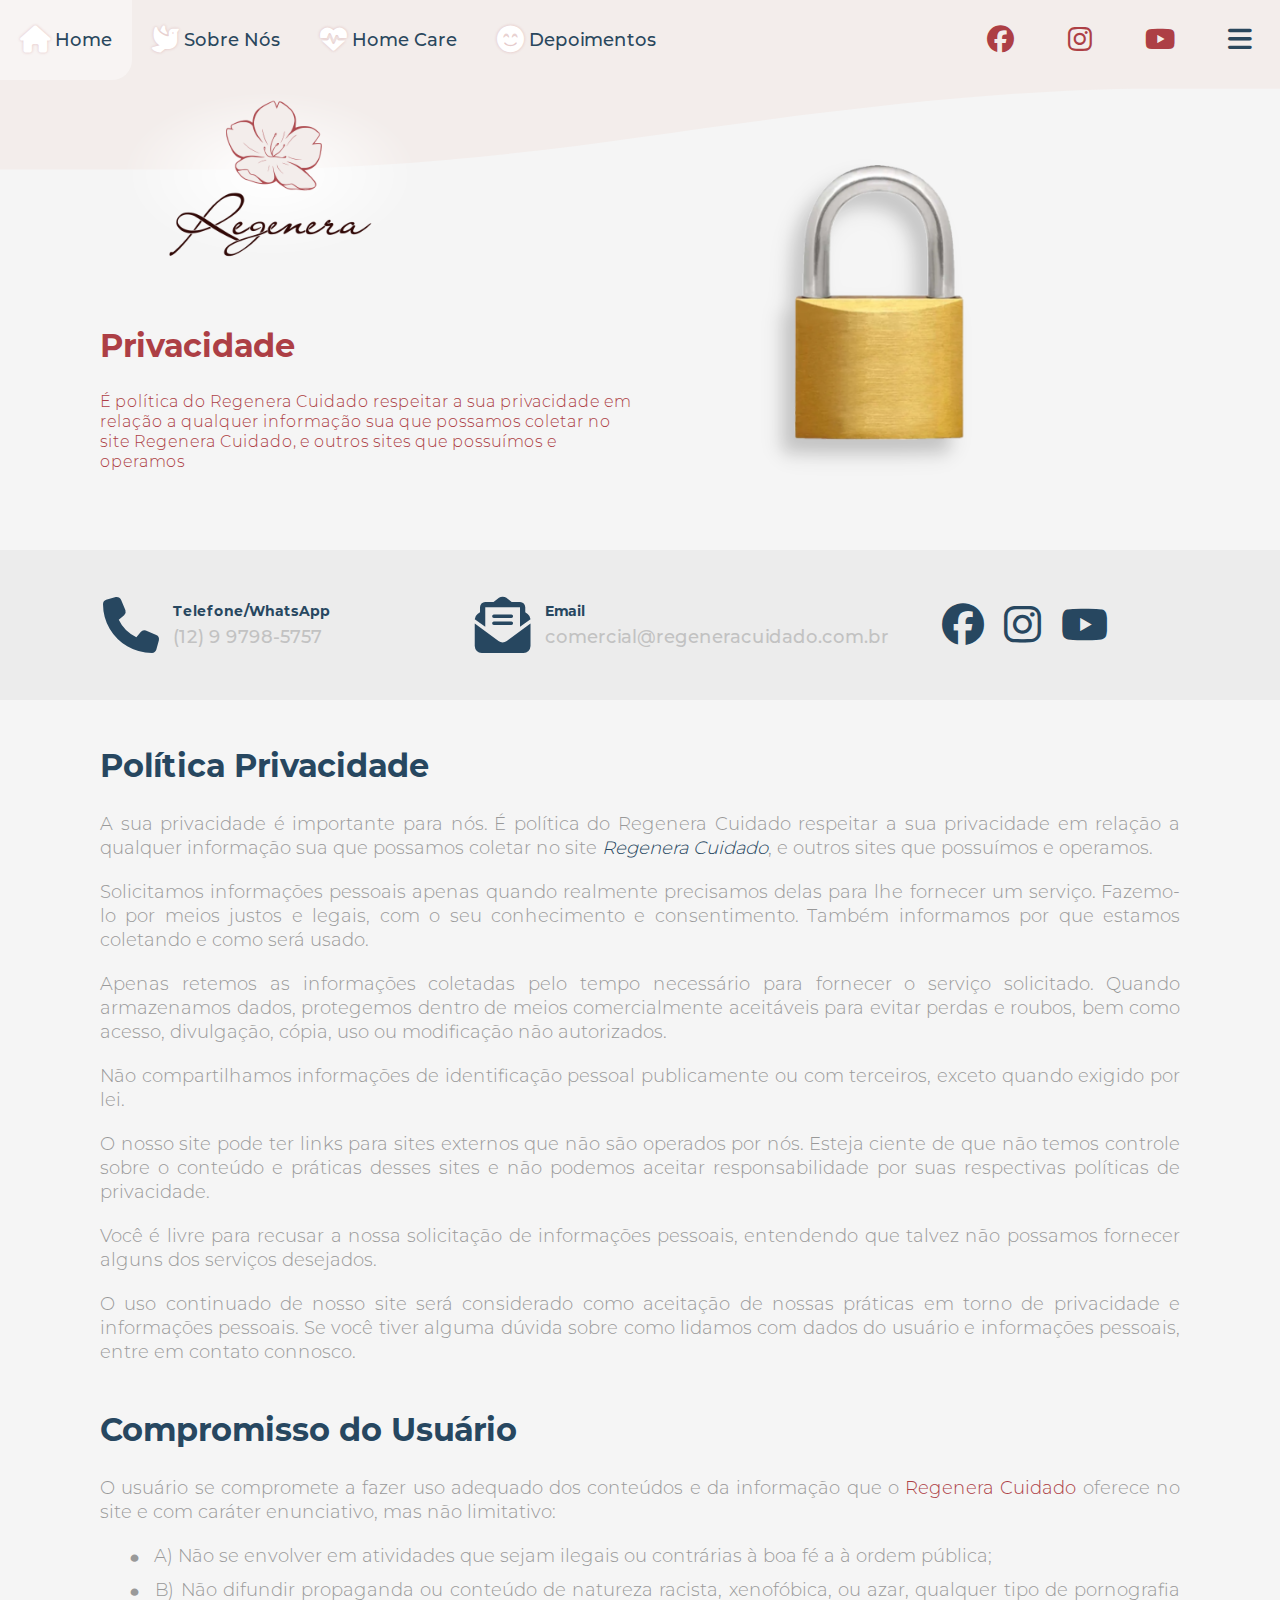
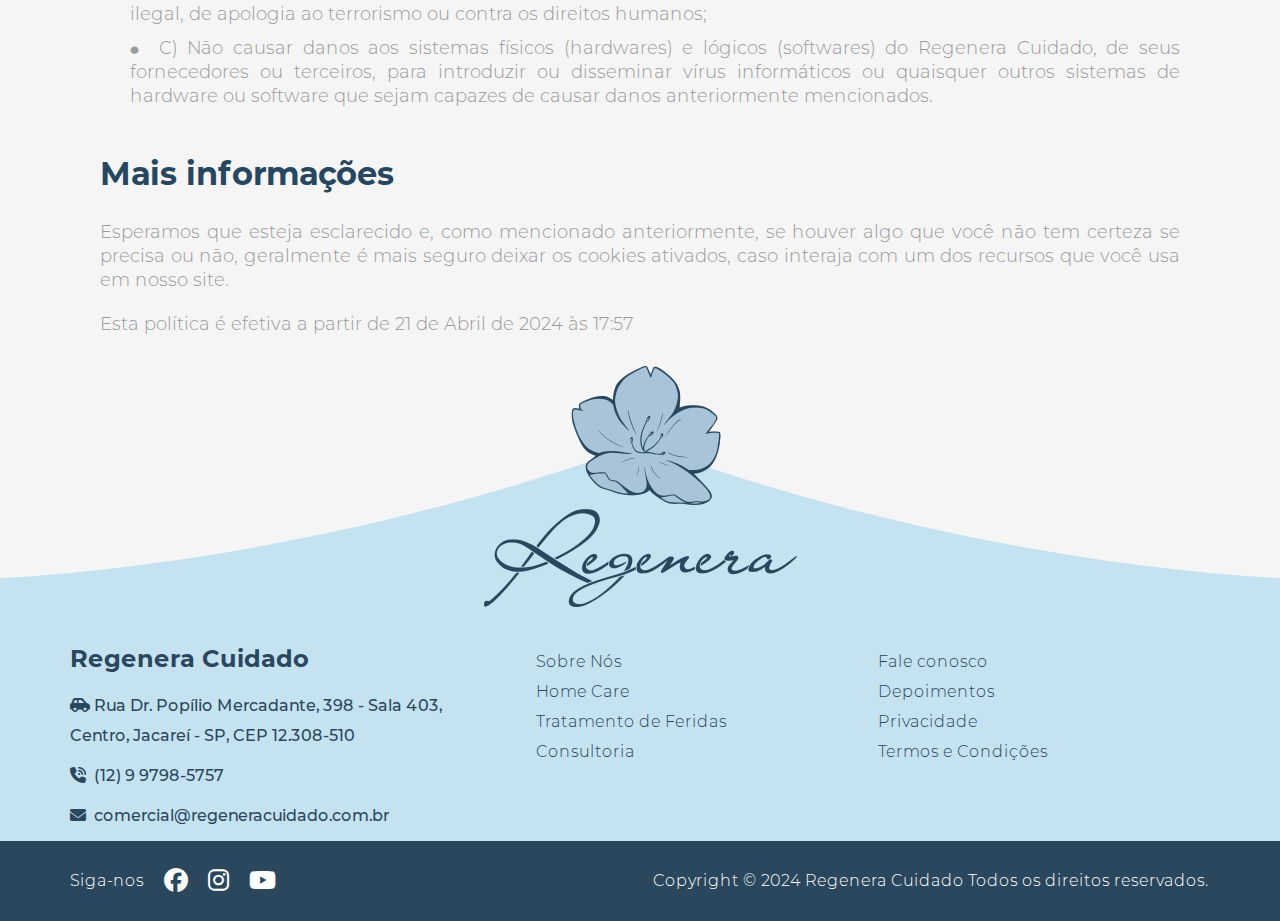
<file: privacidade.html>
<!DOCTYPE html>
<html lang="pt-br">
    <head>
        <meta charset="UTF-8">
        <meta http-equiv="X-UA-Compatible" content="IE=edge">
        <meta name="viewport" content="width=device-width,initial-scale=1">

        <title></title>
        <link rel="shortcut icon" href="img/apple-touch.png">
        
        <meta name="description" content="priv priv priv priv">
        <meta name="keywords" content="mmm, nnn, ooo">
        
        <meta itemprop="name" content="Privacidade | Regenera Cuidado">
        <meta itemprop="description" content="priv priv priv priv">
        <meta itemprop="image" content="img/profile.png">    <script defer src="app.1d98fe7c51b302b616b9.js"></script><link href="app.1d98fe7c51b302b616b9.css" rel="stylesheet"></head>

    <body class="privacy">
        <header class="page">
            <div class="content">
                <div class="holder">
                    <section class="wrap">
                        <h1>Privacidade</h1>
        
                        <h2>
                    É política do Regenera Cuidado respeitar a sua privacidade em 
                    relação a qualquer informação sua que possamos coletar no site 
                    Regenera Cuidado, e outros sites que possuímos e operamos
                </h2>
                    </section>
                </div>
            </div>
        
            <div class="background">
                <div class="holder">
                    <section class="wrap">
                        <img src="img/header-page-privacy.png" alt="" />
                    </section>
                </div>
            </div>
        
            <div class="mask">
                <div class="holder">
                    <section class="wrap">
                        <img src="img/logo-page.png" alt="" />
                    </section>
                </div>
            </div>
        </header>

        <div class="holder contact-bar">
            <section class="wrap box-triple-static">
                <div class="to-contact">
                    <i class="fa-solid fa-phone"></i>
        
                    <a href="fale-conosco.html">
                        <b>Telefone/WhatsApp</b>
                        <p>(12) 9 9798-5757</p>
                    </a>
                </div>
        
                <div class="to-contact">
                    <i class="fa-solid fa-envelope-open-text"></i>
        
                    <a href="fale-conosco.html">
                        <b>Email</b>
                        <p>comercial@regeneracuidado.com.br</p>
                    </a>
                </div>
        
                <div class="to-social">
                        <a href="https://www.facebook.com/enfmariateresa" target="_blank">
                            <i class="fa-brands fa-facebook fa-xl"></i>
                        </a>
                        <a href="https://www.instagram.com/regenera.cuidado" target="_blank">
                            <i class="fa-brands fa-instagram fa-xl"></i>
                        </a>
                        <a href="https://www.youtube.com/@mariateresadias8453" target="_blank">
                            <i class="fa-brands fa-youtube fa-xl"></i>
                        </a>
                </div>
            </section>
        </div>

        <div class="holder">
            <article class="wrap">
                <h2>Política Privacidade</h2>
                
                <p>
                    A sua privacidade é importante para nós. 
                    É política do Regenera Cuidado respeitar a sua privacidade em relação 
                    a qualquer informação sua que possamos coletar no site 
                    <a href="https://www.regeneracuidado.com.br/">Regenera Cuidado</a>, 
                    e outros sites que possuímos e operamos.
                </p>
        
                <p>
                    Solicitamos informações pessoais apenas quando realmente precisamos 
                    delas para lhe fornecer um serviço. Fazemo-lo por meios justos e 
                    legais, com o seu conhecimento e consentimento. Também informamos 
                    por que estamos coletando e como será usado.
                </p>
                
                <p>
                    Apenas retemos as informações coletadas pelo tempo necessário para 
                    fornecer o serviço solicitado. Quando armazenamos dados, protegemos 
                    dentro de meios comercialmente aceitáveis ​​para evitar perdas e roubos, 
                    bem como acesso, divulgação, cópia, uso ou modificação não autorizados.
                </p>
                
                <p>
                    Não compartilhamos informações de identificação pessoal publicamente 
                    ou com terceiros, exceto quando exigido por lei.
                </p>
                
                <p>
                    O nosso site pode ter links para sites externos que não são operados 
                    por nós. Esteja ciente de que não temos controle sobre o conteúdo e 
                    práticas desses sites e não podemos aceitar responsabilidade por suas 
                    respectivas políticas de privacidade.
                </p>
                
                <p>
                    Você é livre para recusar a nossa solicitação de informações pessoais, 
                    entendendo que talvez não possamos fornecer alguns dos serviços desejados.
                </p>
                
                <p>
                    O uso continuado de nosso site será considerado como aceitação de 
                    nossas práticas em torno de privacidade e informações pessoais. 
                    Se você tiver alguma dúvida sobre como lidamos com dados do usuário 
                    e informações pessoais, entre em contato connosco.
                </p>
                
                <h2>Compromisso do Usuário</h2>
                
                <p>
                    O usuário se compromete a fazer uso adequado dos conteúdos e da 
                    informação que o <strong>Regenera Cuidado</strong> oferece no site 
                    e com caráter enunciativo, mas não limitativo:
                </p>
                
                <ul>
                    <li>
                        A) Não se envolver em atividades que sejam ilegais ou contrárias 
                        à boa fé a à ordem pública;
                    </li>
                    
                    <li>
                        B) Não difundir propaganda ou conteúdo de natureza racista, 
                        xenofóbica, ou azar, qualquer tipo de pornografia ilegal, de 
                        apologia ao terrorismo ou contra os direitos humanos;
                    </li>
                    
                    <li>
                        C) Não causar danos aos sistemas físicos (hardwares) e lógicos 
                        (softwares) do Regenera Cuidado, de seus fornecedores ou terceiros, 
                        para introduzir ou disseminar vírus informáticos ou quaisquer 
                        outros sistemas de hardware ou software que sejam capazes de 
                        causar danos anteriormente mencionados.
                    </li>
                </ul>
                
                <h2>Mais informações</h2>
                
                <p>
                    Esperamos que esteja esclarecido e, como mencionado anteriormente, 
                    se houver algo que você não tem certeza se precisa ou não, geralmente 
                    é mais seguro deixar os cookies ativados, caso interaja com um dos 
                    recursos que você usa em nosso site.
                </p>
                
                <p>
                    Esta política é efetiva a partir de 21 de Abril de 2024 às 17:57
                </p>
            </article>
        </div>
        <nav class="navigation-bar">
            <ul>
                    <li>
                        <a href="index.html">
                            <i class="fa-solid fa-house fa-xl"></i>
                            <span>Home</span>
                        </a>
                    </li>
                    <li>
                        <a href="sobre-nos.html">
                            <i class="fa-solid fa-dove fa-xl"></i>
                            <span>Sobre Nós</span>
                        </a>
                    </li>
                    <li>
                        <a href="assistencia-domiciliar.html">
                            <i class="fa-solid fa-heart-pulse fa-xl"></i>
                            <span>Home Care</span>
                        </a>
                    </li>
                    <li>
                        <a href="depoimentos.html">
                            <i class="fa-solid fa-face-smile-beam fa-xl"></i>
                            <span>Depoimentos</span>
                        </a>
                    </li>
            </ul>
        
            <ul>
                    <li>
                        <a href="https://www.facebook.com/enfmariateresa" target="_blank">
                            <i class="fa-brands fa-facebook fa-xl"></i>
                            <span>Facebook</span>
                        </a>
                    </li>
                    <li>
                        <a href="https://www.instagram.com/regenera.cuidado" target="_blank">
                            <i class="fa-brands fa-instagram fa-xl"></i>
                            <span>Instagram</span>
                        </a>
                    </li>
                    <li>
                        <a href="https://www.youtube.com/@mariateresadias8453" target="_blank">
                            <i class="fa-brands fa-youtube fa-xl"></i>
                            <span>Youtube</span>
                        </a>
                    </li>
        
                <li class="mobile-button">
                    <a href="javascript:void()">
                        <i class="fa-solid fa-bars fa-xl"></i>
                        <span>Mobile Button</span>
                    </a>
                </li>
            </ul>
        </nav>
        <footer class="holder content">
            <section class="wrap">
                <div>
                    <img src="img/logo-footer.png">
        
                    <div class="column-one">
                        <h2>Regenera Cuidado</h2>
        
                        <p class="address">
                            <i class="fa-solid fa-car-side"></i>
        
                            <span>Rua Dr. Popílio Mercadante, 398 - Sala 403, </span>
        
                            <span class="new-line">Centro, Jacareí - SP, CEP 12.308-510</span>
                        </p>
        
                        <p class="phone">
                            <i class="fa-solid fa-phone-volume"></i>
        
                            <span>(12) 9 9798-5757</span>
                        </p>
        
                        <p class="email">
                            <i class="fa-solid fa-envelope"></i>
        
                            <span>comercial@regeneracuidado.com.br</span>
                        </p>
                    </div>
        
                    <div class="column-two">
                            <a href="sobre-nos.html">Sobre Nós</a>
                            <a href="assistencia-domiciliar.html">Home Care</a>
                            <a href="tratamento-feridas.html">Tratamento de Feridas</a>
                            <a href="treinamento-consultoria.html">Consultoria</a>
                    </div>
        
                    <div class="column-three">
                            <a href="fale-conosco.html">Fale conosco</a>
                            <a href="depoimentos.html">Depoimentos</a>
                            <a href="privacidade.html">Privacidade</a>
                            <a href="termos-e-condicoes.html">Termos e Condições</a>
                    </div>
                </div>
            </section>
        </footer>
        
        <footer class="holder bottom">
            <section class="wrap box-double">
                <div class="social">
                    <span>Siga-nos</span>
        
                        <a href="https://www.facebook.com/enfmariateresa" target="_blank">
                            <i class="fa-brands fa-facebook fa-xl"></i>
                            <span>Facebook</span>
                        </a>
                        <a href="https://www.instagram.com/regenera.cuidado" target="_blank">
                            <i class="fa-brands fa-instagram fa-xl"></i>
                            <span>Instagram</span>
                        </a>
                        <a href="https://www.youtube.com/@mariateresadias8453" target="_blank">
                            <i class="fa-brands fa-youtube fa-xl"></i>
                            <span>Youtube</span>
                        </a>
                </div>
        
                <div class="copy">
                    Copyright &copy; 
                    2024
                    Regenera Cuidado
                    <span>Todos os direitos reservados.</span>
                </div>
            </section>
        </footer>        
        <nav class="mobile-menu">
            <ul>
                <li class="mobile-button">
                    <i class="fa-solid fa-times fa-xl"></i>
                </li>
        
                    <li>
                        <a href="index.html">
                            <i class="fa-solid fa-house fa-xl"></i>
                            <span>Home</span>
                        </a>
                    </li>
                    <li>
                        <a href="sobre-nos.html">
                            <i class="fa-solid fa-dove fa-xl"></i>
                            <span>Sobre Nós</span>
                        </a>
                    </li>
                    <li>
                        <a href="assistencia-domiciliar.html">
                            <i class="fa-solid fa-heart-pulse fa-xl"></i>
                            <span>Home Care</span>
                        </a>
                    </li>
                    <li>
                        <a href="tratamento-feridas.html">
                            <i class="fa-solid fa-kit-medical fa-xl"></i>
                            <span>Trat. de Feridas</span>
                        </a>
                    </li>
                    <li>
                        <a href="treinamento-consultoria.html">
                            <i class="fa-solid fa-graduation-cap fa-xl"></i>
                            <span>Consultoria</span>
                        </a>
                    </li>
                    <li>
                        <a href="depoimentos.html">
                            <i class="fa-solid fa-face-smile-beam fa-xl"></i>
                            <span>Depoimentos</span>
                        </a>
                    </li>
                    <li>
                        <a href="fale-conosco.html">
                            <i class="fa-solid fa-envelope fa-xl"></i>
                            <span>Fale Consosco</span>
                        </a>
                    </li>
            </ul>
        </nav>    </body>
</html>
</file>
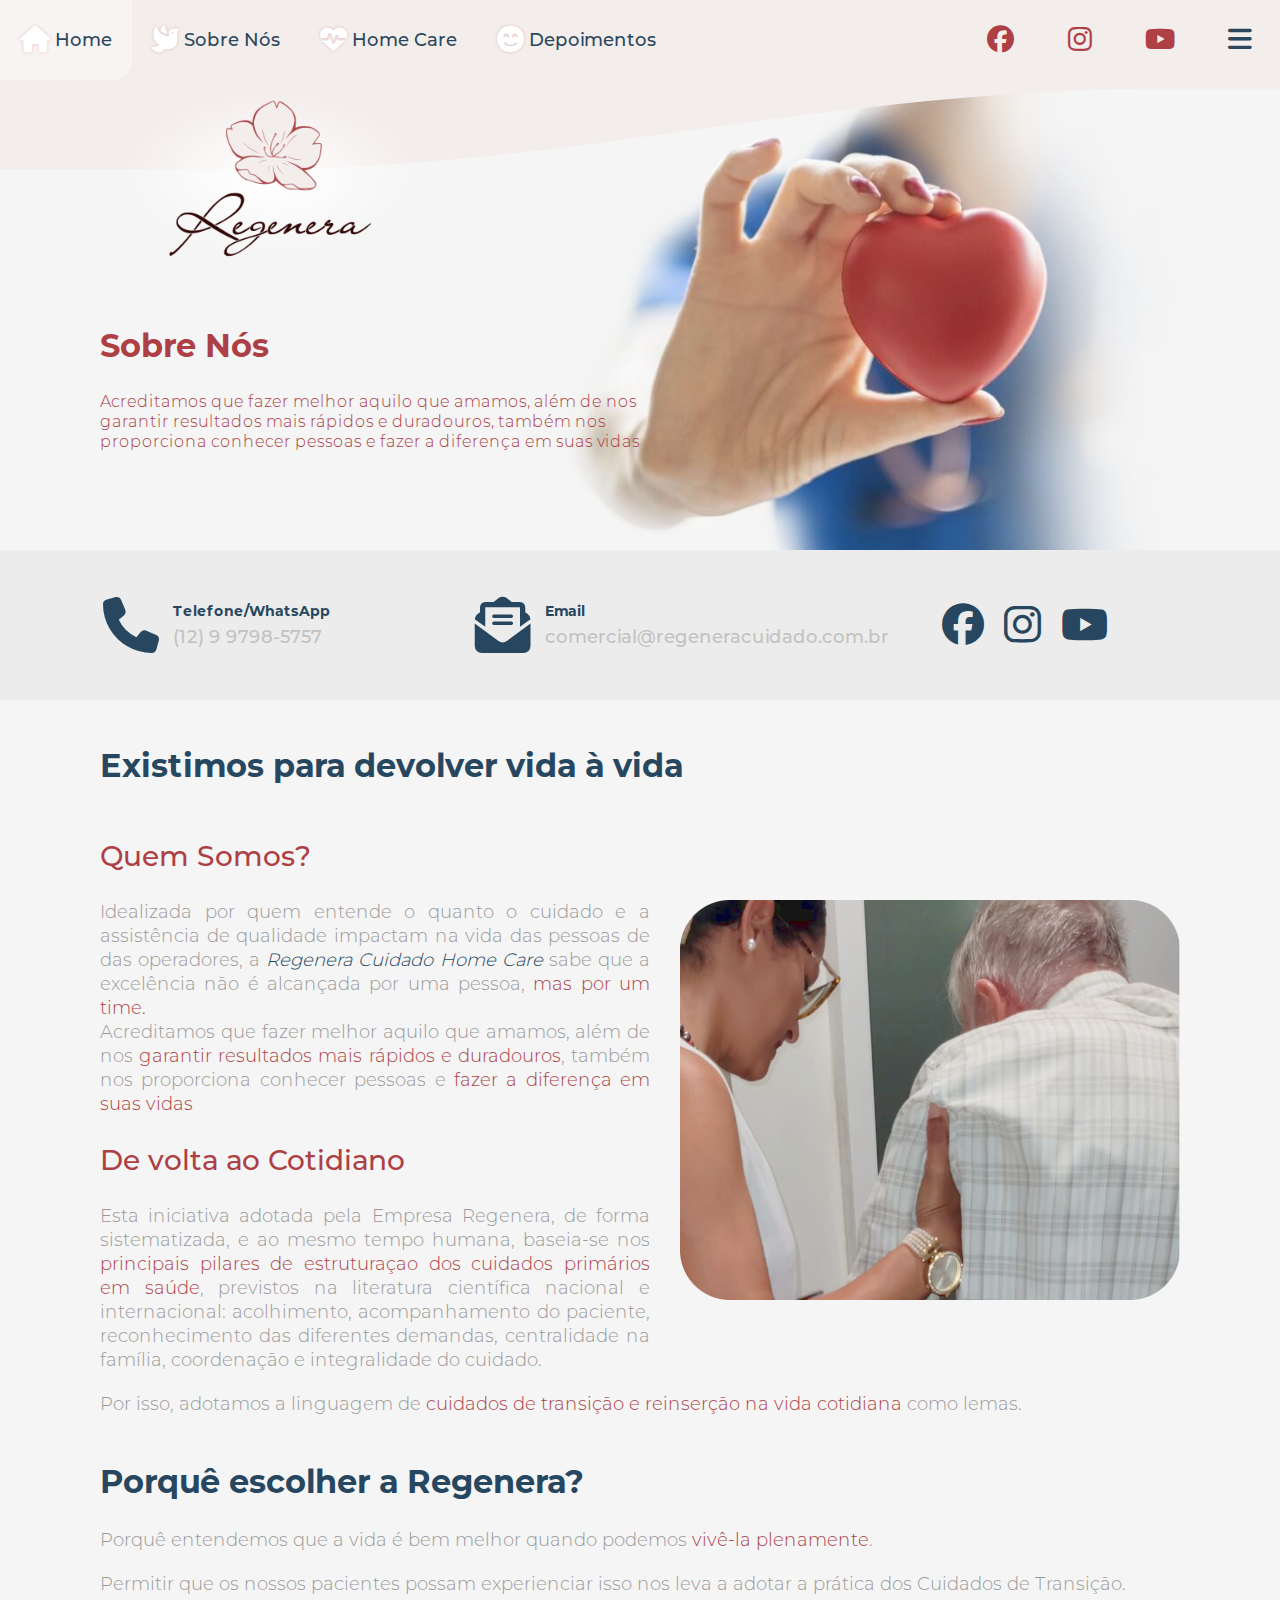
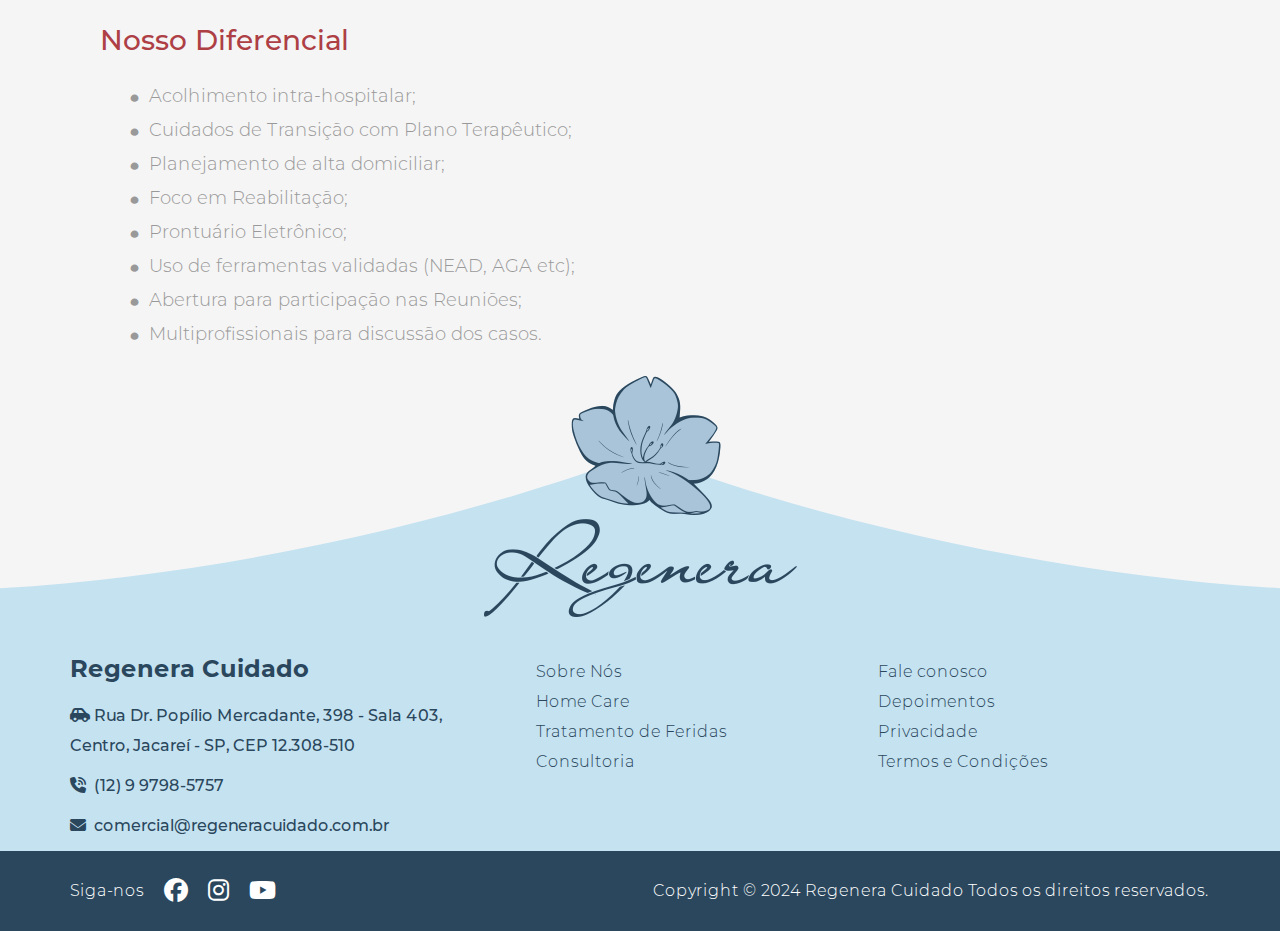
<file: sobre-nos.html>
<!DOCTYPE html>
<html lang="pt-br">
    <head>
        <meta charset="UTF-8">
        <meta http-equiv="X-UA-Compatible" content="IE=edge">
        <meta name="viewport" content="width=device-width,initial-scale=1">

        <title></title>
        <link rel="shortcut icon" href="img/apple-touch.png">
        
        <meta name="description" content="story story story story">
        <meta name="keywords" content="mmm, nnn, ooo">
        
        <meta itemprop="name" content="Sobre Nós | Regenera Cuidado">
        <meta itemprop="description" content="story story story story">
        <meta itemprop="image" content="img/profile.png">    <script defer src="app.1d98fe7c51b302b616b9.js"></script><link href="app.1d98fe7c51b302b616b9.css" rel="stylesheet"></head>

    <body class="our-story">
        <header class="page">
            <div class="content">
                <div class="holder">
                    <section class="wrap">
                        <h1>Sobre Nós</h1>
        
                        <h2>
                    Acreditamos que fazer melhor aquilo que amamos, além de nos garantir 
                    resultados mais rápidos e duradouros, também nos proporciona conhecer 
                    pessoas e fazer a diferença em suas vidas
                </h2>
                    </section>
                </div>
            </div>
        
            <div class="background">
                <div class="holder">
                    <section class="wrap">
                        <img src="img/header-page-about-us.png" alt="" />
                    </section>
                </div>
            </div>
        
            <div class="mask">
                <div class="holder">
                    <section class="wrap">
                        <img src="img/logo-page.png" alt="" />
                    </section>
                </div>
            </div>
        </header>

        <div class="holder contact-bar">
            <section class="wrap box-triple-static">
                <div class="to-contact">
                    <i class="fa-solid fa-phone"></i>
        
                    <a href="fale-conosco.html">
                        <b>Telefone/WhatsApp</b>
                        <p>(12) 9 9798-5757</p>
                    </a>
                </div>
        
                <div class="to-contact">
                    <i class="fa-solid fa-envelope-open-text"></i>
        
                    <a href="fale-conosco.html">
                        <b>Email</b>
                        <p>comercial@regeneracuidado.com.br</p>
                    </a>
                </div>
        
                <div class="to-social">
                        <a href="https://www.facebook.com/enfmariateresa" target="_blank">
                            <i class="fa-brands fa-facebook fa-xl"></i>
                        </a>
                        <a href="https://www.instagram.com/regenera.cuidado" target="_blank">
                            <i class="fa-brands fa-instagram fa-xl"></i>
                        </a>
                        <a href="https://www.youtube.com/@mariateresadias8453" target="_blank">
                            <i class="fa-brands fa-youtube fa-xl"></i>
                        </a>
                </div>
            </section>
        </div>

        <div class="holder">
            <article class="wrap">
                <h2>Existimos para devolver vida à vida</h2>
        
                <h3>Quem Somos?</h3>
        
                <picture class="right">
                    <img src="img/page-about-us.png">
                </picture>
        
                <p>
                    Idealizada por quem entende o quanto o cuidado e a assistência de 
                    qualidade impactam na vida das pessoas de das operadores, a 
                    <a href="assistencia-domiciliar.html">Regenera Cuidado Home Care</a>
                    sabe que a excelência não é alcançada por uma pessoa, 
                    <strong>mas por um time<strong>.
                </p>
        
                <p>
                    Acreditamos que fazer melhor aquilo que amamos, além de nos 
                    <strong>garantir resultados mais rápidos e duradouros</strong>, 
                    também nos proporciona conhecer pessoas e <strong>fazer a diferença
                    em suas vidas</strong>
                </p>
        
                <h3>De volta ao Cotidiano</h3>
        
                <p>
                    Esta iniciativa adotada pela Empresa Regenera, de forma sistematizada,
                    e ao mesmo tempo humana, baseia-se nos <strong>principais pilares de 
                    estruturaçao dos cuidados primários em saúde</strong>, previstos na
                    literatura científica nacional e internacional: acolhimento, 
                    acompanhamento do paciente, reconhecimento das diferentes demandas,
                    centralidade na família, coordenação e integralidade do cuidado.
                </p>
        
                <p>
                    Por isso, adotamos a linguagem de <strong>cuidados de transição e
                    reinserção na vida cotidiana</strong> como lemas.
                </p>
        
                <h2>Porquê escolher a Regenera?</h2>
        
                <p>
                    Porquê entendemos que a vida é bem melhor quando podemos 
                    <strong>vivê-la plenamente</strong>.
                </p>
        
                <p>
                    Permitir que os nossos pacientes possam experienciar isso nos leva
                    a adotar a prática dos Cuidados de Transição.
                </p>
        
                <h3>Nosso Diferencial</h3>
        
                <ul>
                    <li>Acolhimento intra-hospitalar;</li>
                    <li>Cuidados de Transição com Plano Terapêutico;</li>
                    <li>Planejamento de alta domiciliar;</li>
                    <li>Foco em Reabilitação;</li>
                    <li>Prontuário Eletrônico;</li>
                    <li>Uso de ferramentas validadas (NEAD, AGA etc);</li>
                    <li>Abertura para participação nas Reuniões;</li>
                    <li>Multiprofissionais para discussão dos casos.</li>
                </ul>
            </article>
        </div>
        <nav class="navigation-bar">
            <ul>
                    <li>
                        <a href="index.html">
                            <i class="fa-solid fa-house fa-xl"></i>
                            <span>Home</span>
                        </a>
                    </li>
                    <li>
                        <a href="sobre-nos.html">
                            <i class="fa-solid fa-dove fa-xl"></i>
                            <span>Sobre Nós</span>
                        </a>
                    </li>
                    <li>
                        <a href="assistencia-domiciliar.html">
                            <i class="fa-solid fa-heart-pulse fa-xl"></i>
                            <span>Home Care</span>
                        </a>
                    </li>
                    <li>
                        <a href="depoimentos.html">
                            <i class="fa-solid fa-face-smile-beam fa-xl"></i>
                            <span>Depoimentos</span>
                        </a>
                    </li>
            </ul>
        
            <ul>
                    <li>
                        <a href="https://www.facebook.com/enfmariateresa" target="_blank">
                            <i class="fa-brands fa-facebook fa-xl"></i>
                            <span>Facebook</span>
                        </a>
                    </li>
                    <li>
                        <a href="https://www.instagram.com/regenera.cuidado" target="_blank">
                            <i class="fa-brands fa-instagram fa-xl"></i>
                            <span>Instagram</span>
                        </a>
                    </li>
                    <li>
                        <a href="https://www.youtube.com/@mariateresadias8453" target="_blank">
                            <i class="fa-brands fa-youtube fa-xl"></i>
                            <span>Youtube</span>
                        </a>
                    </li>
        
                <li class="mobile-button">
                    <a href="javascript:void()">
                        <i class="fa-solid fa-bars fa-xl"></i>
                        <span>Mobile Button</span>
                    </a>
                </li>
            </ul>
        </nav>
        <footer class="holder content">
            <section class="wrap">
                <div>
                    <img src="img/logo-footer.png">
        
                    <div class="column-one">
                        <h2>Regenera Cuidado</h2>
        
                        <p class="address">
                            <i class="fa-solid fa-car-side"></i>
        
                            <span>Rua Dr. Popílio Mercadante, 398 - Sala 403, </span>
        
                            <span class="new-line">Centro, Jacareí - SP, CEP 12.308-510</span>
                        </p>
        
                        <p class="phone">
                            <i class="fa-solid fa-phone-volume"></i>
        
                            <span>(12) 9 9798-5757</span>
                        </p>
        
                        <p class="email">
                            <i class="fa-solid fa-envelope"></i>
        
                            <span>comercial@regeneracuidado.com.br</span>
                        </p>
                    </div>
        
                    <div class="column-two">
                            <a href="sobre-nos.html">Sobre Nós</a>
                            <a href="assistencia-domiciliar.html">Home Care</a>
                            <a href="tratamento-feridas.html">Tratamento de Feridas</a>
                            <a href="treinamento-consultoria.html">Consultoria</a>
                    </div>
        
                    <div class="column-three">
                            <a href="fale-conosco.html">Fale conosco</a>
                            <a href="depoimentos.html">Depoimentos</a>
                            <a href="privacidade.html">Privacidade</a>
                            <a href="termos-e-condicoes.html">Termos e Condições</a>
                    </div>
                </div>
            </section>
        </footer>
        
        <footer class="holder bottom">
            <section class="wrap box-double">
                <div class="social">
                    <span>Siga-nos</span>
        
                        <a href="https://www.facebook.com/enfmariateresa" target="_blank">
                            <i class="fa-brands fa-facebook fa-xl"></i>
                            <span>Facebook</span>
                        </a>
                        <a href="https://www.instagram.com/regenera.cuidado" target="_blank">
                            <i class="fa-brands fa-instagram fa-xl"></i>
                            <span>Instagram</span>
                        </a>
                        <a href="https://www.youtube.com/@mariateresadias8453" target="_blank">
                            <i class="fa-brands fa-youtube fa-xl"></i>
                            <span>Youtube</span>
                        </a>
                </div>
        
                <div class="copy">
                    Copyright &copy; 
                    2024
                    Regenera Cuidado
                    <span>Todos os direitos reservados.</span>
                </div>
            </section>
        </footer>        
        <nav class="mobile-menu">
            <ul>
                <li class="mobile-button">
                    <i class="fa-solid fa-times fa-xl"></i>
                </li>
        
                    <li>
                        <a href="index.html">
                            <i class="fa-solid fa-house fa-xl"></i>
                            <span>Home</span>
                        </a>
                    </li>
                    <li>
                        <a href="sobre-nos.html">
                            <i class="fa-solid fa-dove fa-xl"></i>
                            <span>Sobre Nós</span>
                        </a>
                    </li>
                    <li>
                        <a href="assistencia-domiciliar.html">
                            <i class="fa-solid fa-heart-pulse fa-xl"></i>
                            <span>Home Care</span>
                        </a>
                    </li>
                    <li>
                        <a href="tratamento-feridas.html">
                            <i class="fa-solid fa-kit-medical fa-xl"></i>
                            <span>Trat. de Feridas</span>
                        </a>
                    </li>
                    <li>
                        <a href="treinamento-consultoria.html">
                            <i class="fa-solid fa-graduation-cap fa-xl"></i>
                            <span>Consultoria</span>
                        </a>
                    </li>
                    <li>
                        <a href="depoimentos.html">
                            <i class="fa-solid fa-face-smile-beam fa-xl"></i>
                            <span>Depoimentos</span>
                        </a>
                    </li>
                    <li>
                        <a href="fale-conosco.html">
                            <i class="fa-solid fa-envelope fa-xl"></i>
                            <span>Fale Consosco</span>
                        </a>
                    </li>
            </ul>
        </nav>    </body>
</html>
</file>
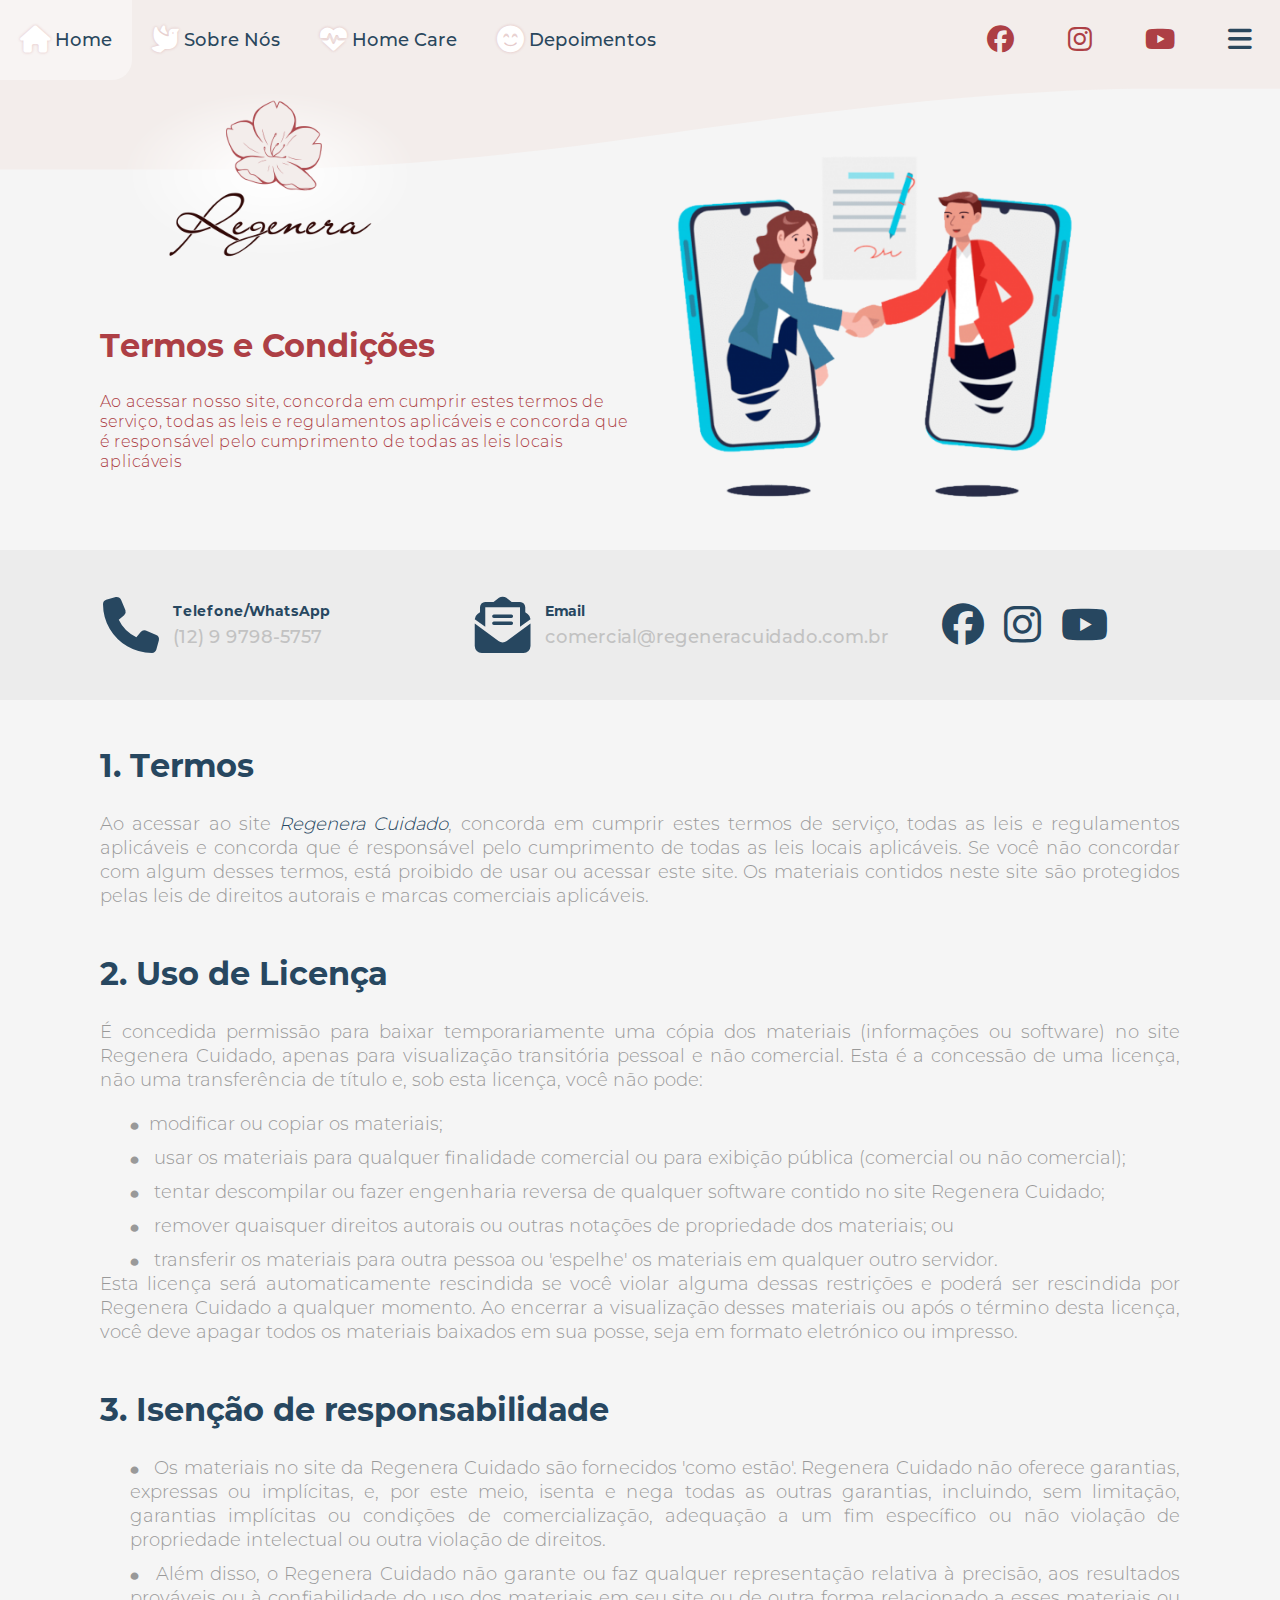
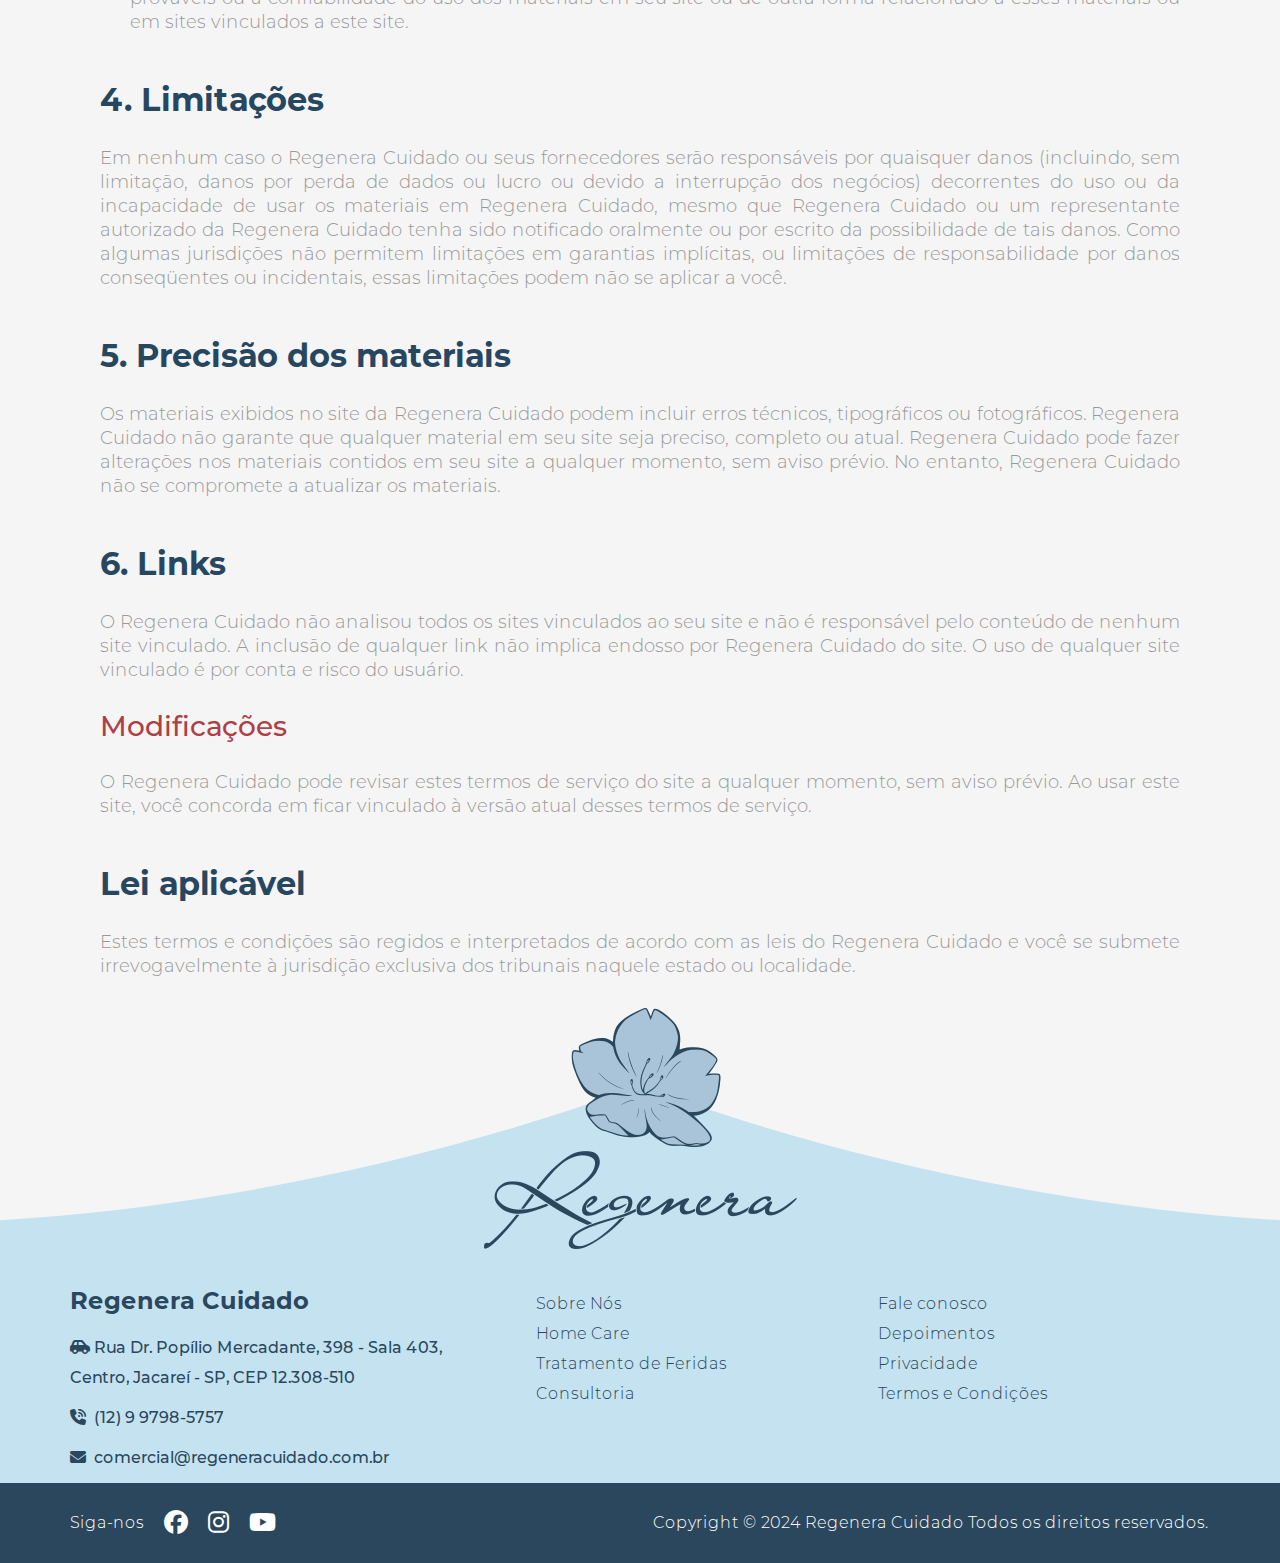
<file: termos-e-condicoes.html>
<!DOCTYPE html>
<html lang="pt-br">
    <head>
        <meta charset="UTF-8">
        <meta http-equiv="X-UA-Compatible" content="IE=edge">
        <meta name="viewport" content="width=device-width,initial-scale=1">

        <title></title>
        <link rel="shortcut icon" href="img/apple-touch.png">
        
        <meta name="description" content="cond cond cond cond">
        <meta name="keywords" content="jjj, kkk, lll">
        
        <meta itemprop="name" content="Termos e condições | Regenera Cuidado">
        <meta itemprop="description" content="cond cond cond cond">
        <meta itemprop="image" content="img/profile.png">    <script defer src="app.1d98fe7c51b302b616b9.js"></script><link href="app.1d98fe7c51b302b616b9.css" rel="stylesheet"></head>

    <body class="conditions">
        <header class="page">
            <div class="content">
                <div class="holder">
                    <section class="wrap">
                        <h1>Termos e Condições</h1>
        
                        <h2>
                    Ao acessar nosso site, concorda em cumprir estes termos de serviço, 
                    todas as leis e regulamentos aplicáveis ​​e concorda que é responsável 
                    pelo cumprimento de todas as leis locais aplicáveis
                </h2>
                    </section>
                </div>
            </div>
        
            <div class="background">
                <div class="holder">
                    <section class="wrap">
                        <img src="img/header-page-conditions.png" alt="" />
                    </section>
                </div>
            </div>
        
            <div class="mask">
                <div class="holder">
                    <section class="wrap">
                        <img src="img/logo-page.png" alt="" />
                    </section>
                </div>
            </div>
        </header>

        <div class="holder contact-bar">
            <section class="wrap box-triple-static">
                <div class="to-contact">
                    <i class="fa-solid fa-phone"></i>
        
                    <a href="fale-conosco.html">
                        <b>Telefone/WhatsApp</b>
                        <p>(12) 9 9798-5757</p>
                    </a>
                </div>
        
                <div class="to-contact">
                    <i class="fa-solid fa-envelope-open-text"></i>
        
                    <a href="fale-conosco.html">
                        <b>Email</b>
                        <p>comercial@regeneracuidado.com.br</p>
                    </a>
                </div>
        
                <div class="to-social">
                        <a href="https://www.facebook.com/enfmariateresa" target="_blank">
                            <i class="fa-brands fa-facebook fa-xl"></i>
                        </a>
                        <a href="https://www.instagram.com/regenera.cuidado" target="_blank">
                            <i class="fa-brands fa-instagram fa-xl"></i>
                        </a>
                        <a href="https://www.youtube.com/@mariateresadias8453" target="_blank">
                            <i class="fa-brands fa-youtube fa-xl"></i>
                        </a>
                </div>
            </section>
        </div>

        <div class="holder">
            <article class="wrap">
                <h2>1. Termos</h2>
                
                <p>
                    Ao acessar ao site 
                    <a href="https://www.regeneracuidado.com.br/">Regenera Cuidado</a>, 
                    concorda em cumprir estes termos de serviço, todas as leis e 
                    regulamentos aplicáveis ​​e concorda que é responsável pelo cumprimento 
                    de todas as leis locais aplicáveis. Se você não concordar com algum 
                    desses termos, está proibido de usar ou acessar este site. 
                    Os materiais contidos neste site são protegidos pelas leis de direitos 
                    autorais e marcas comerciais aplicáveis.
                </p>
                
                <h2>2. Uso de Licença</h2>
                
                <p>
                    É concedida permissão para baixar temporariamente uma cópia dos 
                    materiais (informações ou software) no site Regenera Cuidado, apenas 
                    para visualização transitória pessoal e não comercial. Esta é a 
                    concessão de uma licença, não uma transferência de título e, sob 
                    esta licença, você não pode:
                </p>
                
                <ul>
                    <li>modificar ou copiar os materiais;</li>
        
                    <li>
                        usar os materiais para qualquer finalidade comercial ou para 
                        exibição pública (comercial ou não comercial);
                    </li>
                    
                    <li>
                        tentar descompilar ou fazer engenharia reversa de qualquer 
                        software contido no site Regenera Cuidado;
                    </li>
                    
                    <li>
                        remover quaisquer direitos autorais ou outras notações de 
                        propriedade dos materiais; ou
                    </li>
                    
                    <li>
                        transferir os materiais para outra pessoa ou 'espelhe' os 
                        materiais em qualquer outro servidor.
                    </li>
                </ul>
                
                <p>
                    Esta licença será automaticamente rescindida se você violar alguma 
                    dessas restrições e poderá ser rescindida por Regenera Cuidado a 
                    qualquer momento. Ao encerrar a visualização desses materiais ou 
                    após o término desta licença, você deve apagar todos os materiais 
                    baixados em sua posse, seja em formato eletrónico ou impresso.
                </p>
                
                <h2>3. Isenção de responsabilidade</h2>
                
                <ul>
                    <li>
                        Os materiais no site da Regenera Cuidado são fornecidos 
                        'como estão'. Regenera Cuidado não oferece garantias, expressas 
                        ou implícitas, e, por este meio, isenta e nega todas as outras 
                        garantias, incluindo, sem limitação, garantias implícitas ou 
                        condições de comercialização, adequação a um fim específico ou 
                        não violação de propriedade intelectual ou outra violação de 
                        direitos.
                    </li>
                    
                    <li>
                        Além disso, o Regenera Cuidado não garante ou faz qualquer 
                        representação relativa à precisão, aos resultados prováveis ​​ou 
                        à confiabilidade do uso dos materiais em seu site ou de outra 
                        forma relacionado a esses materiais ou em sites vinculados a 
                        este site.
                    </li>
                </ul>
                
                <h2>4. Limitações</h2>
                
                <p>
                    Em nenhum caso o Regenera Cuidado ou seus fornecedores serão 
                    responsáveis ​​por quaisquer danos (incluindo, sem limitação, danos 
                    por perda de dados ou lucro ou devido a interrupção dos negócios) 
                    decorrentes do uso ou da incapacidade de usar os materiais em 
                    Regenera Cuidado, mesmo que Regenera Cuidado ou um representante 
                    autorizado da Regenera Cuidado tenha sido notificado oralmente ou 
                    por escrito da possibilidade de tais danos. Como algumas jurisdições 
                    não permitem limitações em garantias implícitas, ou limitações de 
                    responsabilidade por danos conseqüentes ou incidentais, essas 
                    limitações podem não se aplicar a você.
                </p>
                
                <h2>5. Precisão dos materiais</h2>
                
                <p>
                    Os materiais exibidos no site da Regenera Cuidado podem incluir 
                    erros técnicos, tipográficos ou fotográficos. Regenera Cuidado não 
                    garante que qualquer material em seu site seja preciso, completo ou 
                    atual. Regenera Cuidado pode fazer alterações nos materiais contidos 
                    em seu site a qualquer momento, sem aviso prévio. No entanto, Regenera 
                    Cuidado não se compromete a atualizar os materiais.
                </p>
                
                <h2>6. Links</h2>
                
                <p>
                    O Regenera Cuidado não analisou todos os sites vinculados ao seu 
                    site e não é responsável pelo conteúdo de nenhum site vinculado. 
                    A inclusão de qualquer link não implica endosso por Regenera Cuidado 
                    do site. O uso de qualquer site vinculado é por conta e risco do 
                    usuário.
                </p>
                
                <h3>Modificações</h3>
                
                <p>
                    O Regenera Cuidado pode revisar estes termos de serviço do site a 
                    qualquer momento, sem aviso prévio. Ao usar este site, você concorda 
                    em ficar vinculado à versão atual desses termos de serviço.
                </p>
                
                <h2>Lei aplicável</h2>
                
                <p>
                    Estes termos e condições são regidos e interpretados de acordo com 
                    as leis do Regenera Cuidado e você se submete irrevogavelmente à 
                    jurisdição exclusiva dos tribunais naquele estado ou localidade.
                </p>
            </article>
        </div>
        <nav class="navigation-bar">
            <ul>
                    <li>
                        <a href="index.html">
                            <i class="fa-solid fa-house fa-xl"></i>
                            <span>Home</span>
                        </a>
                    </li>
                    <li>
                        <a href="sobre-nos.html">
                            <i class="fa-solid fa-dove fa-xl"></i>
                            <span>Sobre Nós</span>
                        </a>
                    </li>
                    <li>
                        <a href="assistencia-domiciliar.html">
                            <i class="fa-solid fa-heart-pulse fa-xl"></i>
                            <span>Home Care</span>
                        </a>
                    </li>
                    <li>
                        <a href="depoimentos.html">
                            <i class="fa-solid fa-face-smile-beam fa-xl"></i>
                            <span>Depoimentos</span>
                        </a>
                    </li>
            </ul>
        
            <ul>
                    <li>
                        <a href="https://www.facebook.com/enfmariateresa" target="_blank">
                            <i class="fa-brands fa-facebook fa-xl"></i>
                            <span>Facebook</span>
                        </a>
                    </li>
                    <li>
                        <a href="https://www.instagram.com/regenera.cuidado" target="_blank">
                            <i class="fa-brands fa-instagram fa-xl"></i>
                            <span>Instagram</span>
                        </a>
                    </li>
                    <li>
                        <a href="https://www.youtube.com/@mariateresadias8453" target="_blank">
                            <i class="fa-brands fa-youtube fa-xl"></i>
                            <span>Youtube</span>
                        </a>
                    </li>
        
                <li class="mobile-button">
                    <a href="javascript:void()">
                        <i class="fa-solid fa-bars fa-xl"></i>
                        <span>Mobile Button</span>
                    </a>
                </li>
            </ul>
        </nav>
        <footer class="holder content">
            <section class="wrap">
                <div>
                    <img src="img/logo-footer.png">
        
                    <div class="column-one">
                        <h2>Regenera Cuidado</h2>
        
                        <p class="address">
                            <i class="fa-solid fa-car-side"></i>
        
                            <span>Rua Dr. Popílio Mercadante, 398 - Sala 403, </span>
        
                            <span class="new-line">Centro, Jacareí - SP, CEP 12.308-510</span>
                        </p>
        
                        <p class="phone">
                            <i class="fa-solid fa-phone-volume"></i>
        
                            <span>(12) 9 9798-5757</span>
                        </p>
        
                        <p class="email">
                            <i class="fa-solid fa-envelope"></i>
        
                            <span>comercial@regeneracuidado.com.br</span>
                        </p>
                    </div>
        
                    <div class="column-two">
                            <a href="sobre-nos.html">Sobre Nós</a>
                            <a href="assistencia-domiciliar.html">Home Care</a>
                            <a href="tratamento-feridas.html">Tratamento de Feridas</a>
                            <a href="treinamento-consultoria.html">Consultoria</a>
                    </div>
        
                    <div class="column-three">
                            <a href="fale-conosco.html">Fale conosco</a>
                            <a href="depoimentos.html">Depoimentos</a>
                            <a href="privacidade.html">Privacidade</a>
                            <a href="termos-e-condicoes.html">Termos e Condições</a>
                    </div>
                </div>
            </section>
        </footer>
        
        <footer class="holder bottom">
            <section class="wrap box-double">
                <div class="social">
                    <span>Siga-nos</span>
        
                        <a href="https://www.facebook.com/enfmariateresa" target="_blank">
                            <i class="fa-brands fa-facebook fa-xl"></i>
                            <span>Facebook</span>
                        </a>
                        <a href="https://www.instagram.com/regenera.cuidado" target="_blank">
                            <i class="fa-brands fa-instagram fa-xl"></i>
                            <span>Instagram</span>
                        </a>
                        <a href="https://www.youtube.com/@mariateresadias8453" target="_blank">
                            <i class="fa-brands fa-youtube fa-xl"></i>
                            <span>Youtube</span>
                        </a>
                </div>
        
                <div class="copy">
                    Copyright &copy; 
                    2024
                    Regenera Cuidado
                    <span>Todos os direitos reservados.</span>
                </div>
            </section>
        </footer>        
        <nav class="mobile-menu">
            <ul>
                <li class="mobile-button">
                    <i class="fa-solid fa-times fa-xl"></i>
                </li>
        
                    <li>
                        <a href="index.html">
                            <i class="fa-solid fa-house fa-xl"></i>
                            <span>Home</span>
                        </a>
                    </li>
                    <li>
                        <a href="sobre-nos.html">
                            <i class="fa-solid fa-dove fa-xl"></i>
                            <span>Sobre Nós</span>
                        </a>
                    </li>
                    <li>
                        <a href="assistencia-domiciliar.html">
                            <i class="fa-solid fa-heart-pulse fa-xl"></i>
                            <span>Home Care</span>
                        </a>
                    </li>
                    <li>
                        <a href="tratamento-feridas.html">
                            <i class="fa-solid fa-kit-medical fa-xl"></i>
                            <span>Trat. de Feridas</span>
                        </a>
                    </li>
                    <li>
                        <a href="treinamento-consultoria.html">
                            <i class="fa-solid fa-graduation-cap fa-xl"></i>
                            <span>Consultoria</span>
                        </a>
                    </li>
                    <li>
                        <a href="depoimentos.html">
                            <i class="fa-solid fa-face-smile-beam fa-xl"></i>
                            <span>Depoimentos</span>
                        </a>
                    </li>
                    <li>
                        <a href="fale-conosco.html">
                            <i class="fa-solid fa-envelope fa-xl"></i>
                            <span>Fale Consosco</span>
                        </a>
                    </li>
            </ul>
        </nav>    </body>
</html>
</file>
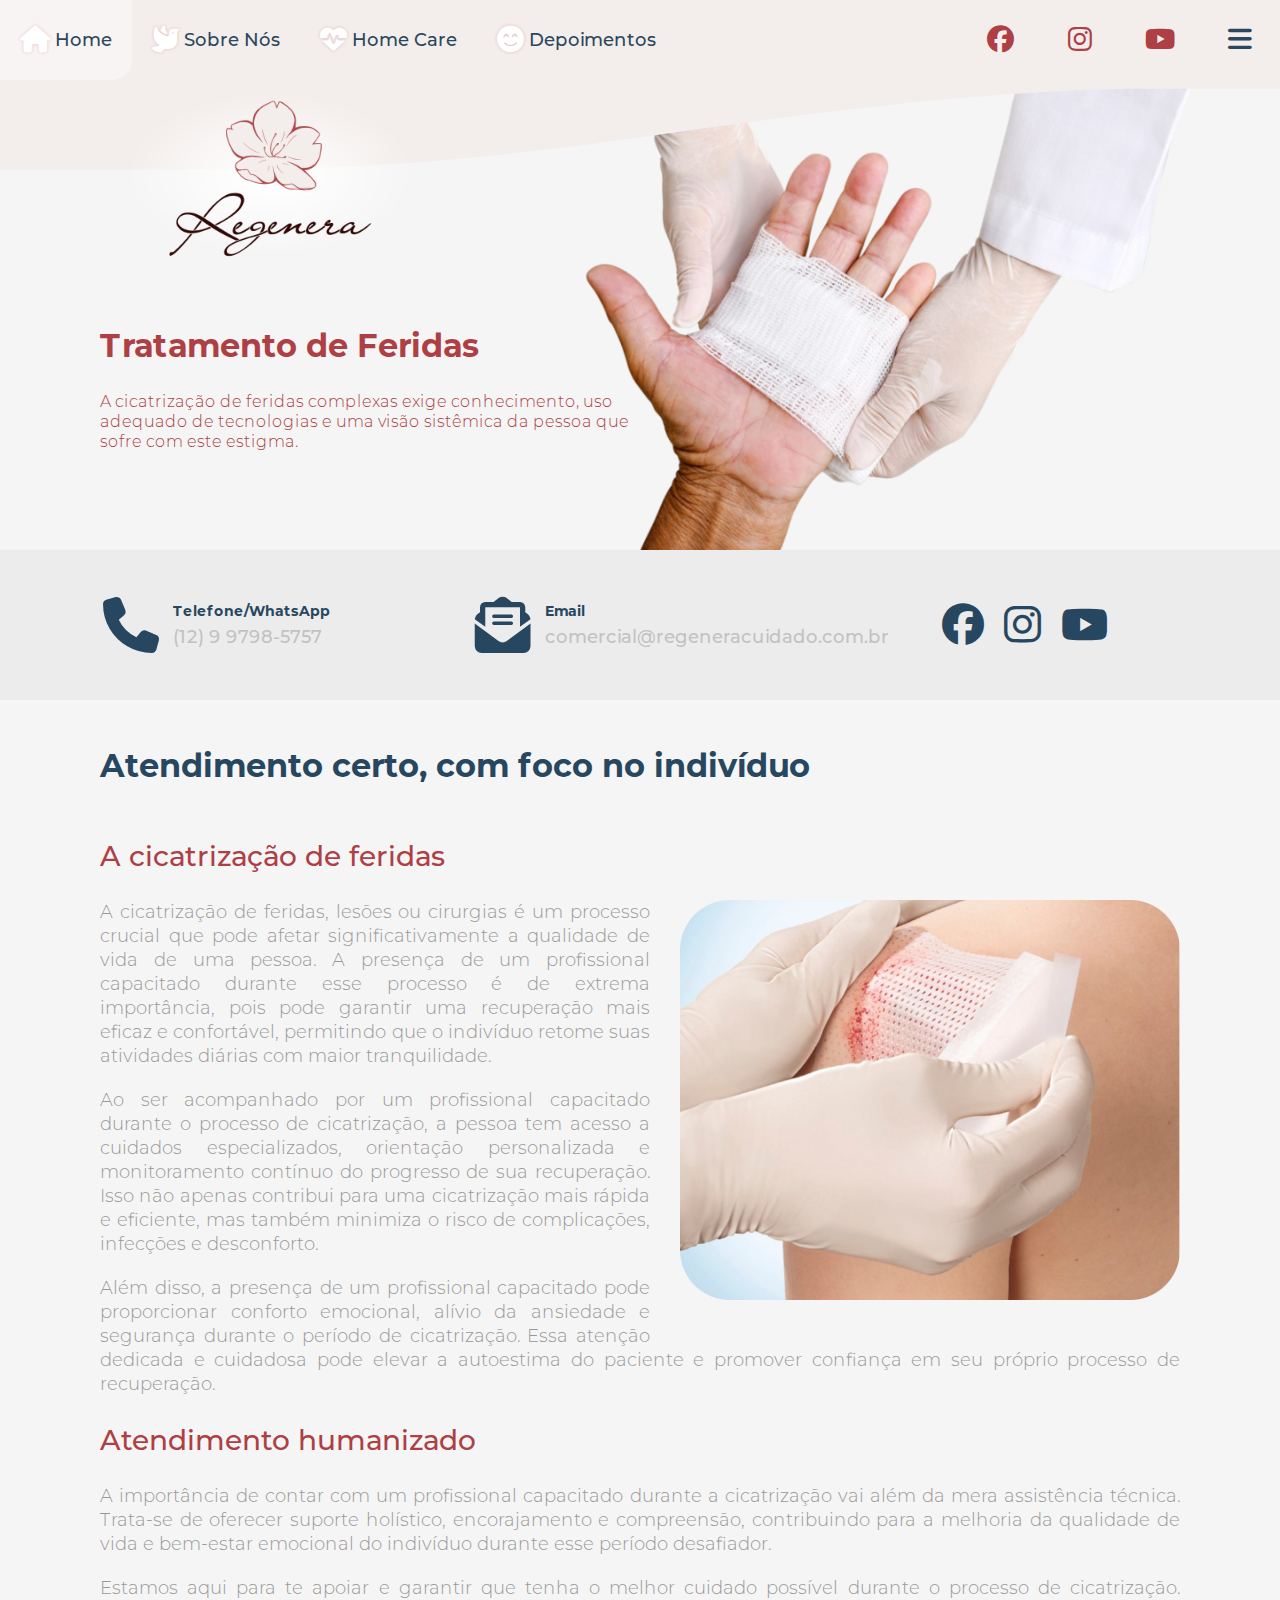
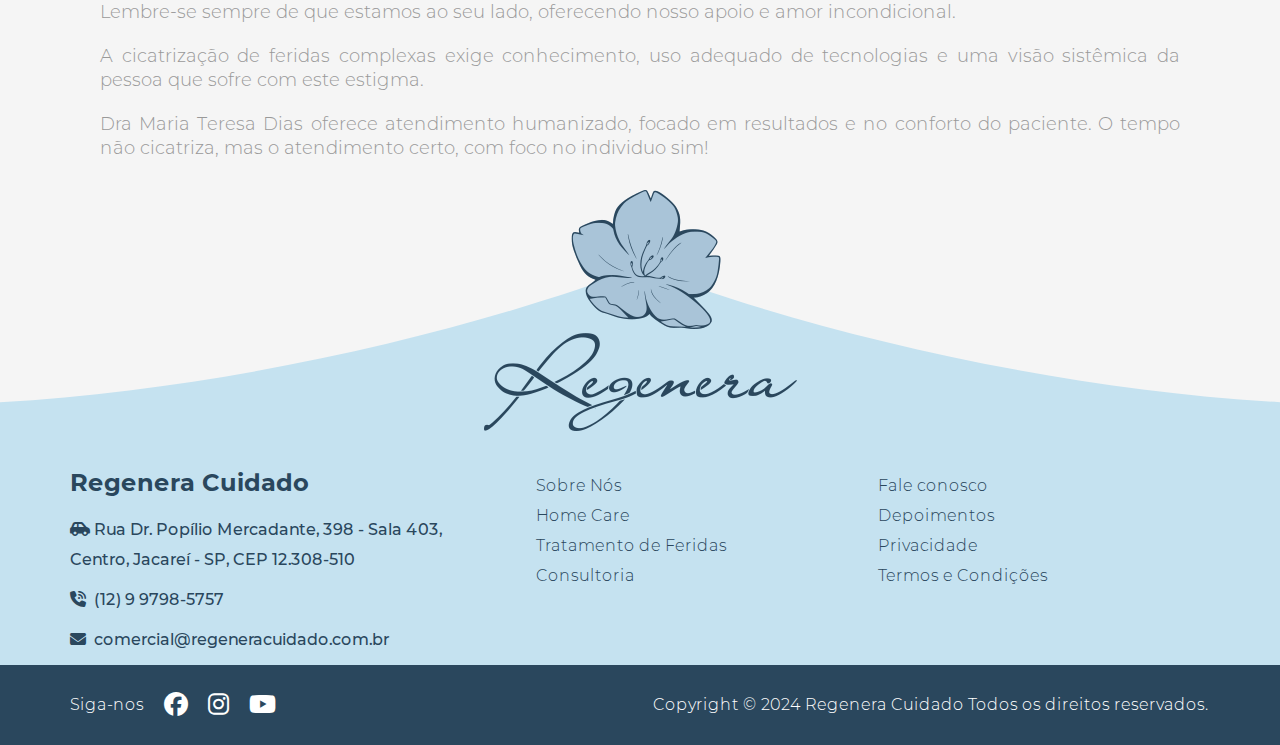
<file: tratamento-feridas.html>
<!DOCTYPE html>
<html lang="pt-br">
    <head>
        <meta charset="UTF-8">
        <meta http-equiv="X-UA-Compatible" content="IE=edge">
        <meta name="viewport" content="width=device-width,initial-scale=1">

        <title></title>
        <link rel="shortcut icon" href="img/apple-touch.png">
        
        <meta name="description" content="wounds wounds wounds wounds">
        <meta name="keywords" content="ggg, hhh, iii">
        
        <meta itemprop="name" content="Tratamento de Feridas | Regenera Cuidado">
        <meta itemprop="description" content="wounds wounds wounds wounds">
        <meta itemprop="image" content="img/profile.png">    <script defer src="app.1d98fe7c51b302b616b9.js"></script><link href="app.1d98fe7c51b302b616b9.css" rel="stylesheet"></head>

    <body class="wounds">
        <header class="page">
            <div class="content">
                <div class="holder">
                    <section class="wrap">
                        <h1>Tratamento de Feridas</h1>
        
                        <h2>
                    A cicatrização de feridas complexas exige conhecimento, uso adequado 
                    de tecnologias e uma visão sistêmica da pessoa que sofre com este estigma. 
                </h2>
                    </section>
                </div>
            </div>
        
            <div class="background">
                <div class="holder">
                    <section class="wrap">
                        <img src="img/header-page-wounds.png" alt="" />
                    </section>
                </div>
            </div>
        
            <div class="mask">
                <div class="holder">
                    <section class="wrap">
                        <img src="img/logo-page.png" alt="" />
                    </section>
                </div>
            </div>
        </header>

        <div class="holder contact-bar">
            <section class="wrap box-triple-static">
                <div class="to-contact">
                    <i class="fa-solid fa-phone"></i>
        
                    <a href="fale-conosco.html">
                        <b>Telefone/WhatsApp</b>
                        <p>(12) 9 9798-5757</p>
                    </a>
                </div>
        
                <div class="to-contact">
                    <i class="fa-solid fa-envelope-open-text"></i>
        
                    <a href="fale-conosco.html">
                        <b>Email</b>
                        <p>comercial@regeneracuidado.com.br</p>
                    </a>
                </div>
        
                <div class="to-social">
                        <a href="https://www.facebook.com/enfmariateresa" target="_blank">
                            <i class="fa-brands fa-facebook fa-xl"></i>
                        </a>
                        <a href="https://www.instagram.com/regenera.cuidado" target="_blank">
                            <i class="fa-brands fa-instagram fa-xl"></i>
                        </a>
                        <a href="https://www.youtube.com/@mariateresadias8453" target="_blank">
                            <i class="fa-brands fa-youtube fa-xl"></i>
                        </a>
                </div>
            </section>
        </div>

        <div class="holder">
            <article class="wrap">
                <h2>Atendimento certo, com foco no indivíduo</h2>
        
                <h3>A cicatrização de feridas</h3>
        
                <picture class="right">
                    <img src="img/page-wounds.png">
                </picture>
        
                <p>
                    A cicatrização de feridas, lesões ou cirurgias é um processo crucial 
                    que pode afetar significativamente a qualidade de vida de uma pessoa. 
                    A presença de um profissional capacitado durante esse processo é de 
                    extrema importância, pois pode garantir uma recuperação mais eficaz 
                    e confortável, permitindo que o indivíduo retome suas atividades 
                    diárias com maior tranquilidade.
                </p>
                
                <p>
                    Ao ser acompanhado por um profissional capacitado durante o processo 
                    de cicatrização, a pessoa tem acesso a cuidados especializados, 
                    orientação personalizada e monitoramento contínuo do progresso de 
                    sua recuperação. Isso não apenas contribui para uma cicatrização 
                    mais rápida e eficiente, mas também minimiza o risco de complicações, 
                    infecções e desconforto.
                </p>
        
                <p>
                    Além disso, a presença de um profissional capacitado pode proporcionar 
                    conforto emocional, alívio da ansiedade e segurança durante o período 
                    de cicatrização. Essa atenção dedicada e cuidadosa pode elevar a 
                    autoestima do paciente e promover confiança em seu próprio processo 
                    de recuperação.
                </p>
        
                <h3>Atendimento humanizado</h3>
        
                <p>
                    A importância de contar com um profissional capacitado durante a 
                    cicatrização vai além da mera assistência técnica. Trata-se de oferecer 
                    suporte holístico, encorajamento e compreensão, contribuindo para a 
                    melhoria da qualidade de vida e bem-estar emocional do indivíduo 
                    durante esse período desafiador.
                </p>
        
                <p>
                    Estamos aqui para te apoiar e garantir que tenha o melhor cuidado 
                    possível durante o processo de cicatrização. Lembre-se sempre de que 
                    estamos ao seu lado, oferecendo nosso apoio e amor incondicional.
                </p>
        
                <p>
                    A cicatrização de feridas complexas exige conhecimento, uso adequado 
                    de tecnologias e uma visão sistêmica da pessoa que sofre com este estigma. 
                </p>
        
                <p>
                    Dra Maria Teresa Dias oferece atendimento humanizado,  focado em 
                    resultados e no conforto do paciente. O tempo não cicatriza,  mas o 
                    atendimento certo, com foco no individuo sim!
                </p>
            </article>
        </div>
        <nav class="navigation-bar">
            <ul>
                    <li>
                        <a href="index.html">
                            <i class="fa-solid fa-house fa-xl"></i>
                            <span>Home</span>
                        </a>
                    </li>
                    <li>
                        <a href="sobre-nos.html">
                            <i class="fa-solid fa-dove fa-xl"></i>
                            <span>Sobre Nós</span>
                        </a>
                    </li>
                    <li>
                        <a href="assistencia-domiciliar.html">
                            <i class="fa-solid fa-heart-pulse fa-xl"></i>
                            <span>Home Care</span>
                        </a>
                    </li>
                    <li>
                        <a href="depoimentos.html">
                            <i class="fa-solid fa-face-smile-beam fa-xl"></i>
                            <span>Depoimentos</span>
                        </a>
                    </li>
            </ul>
        
            <ul>
                    <li>
                        <a href="https://www.facebook.com/enfmariateresa" target="_blank">
                            <i class="fa-brands fa-facebook fa-xl"></i>
                            <span>Facebook</span>
                        </a>
                    </li>
                    <li>
                        <a href="https://www.instagram.com/regenera.cuidado" target="_blank">
                            <i class="fa-brands fa-instagram fa-xl"></i>
                            <span>Instagram</span>
                        </a>
                    </li>
                    <li>
                        <a href="https://www.youtube.com/@mariateresadias8453" target="_blank">
                            <i class="fa-brands fa-youtube fa-xl"></i>
                            <span>Youtube</span>
                        </a>
                    </li>
        
                <li class="mobile-button">
                    <a href="javascript:void()">
                        <i class="fa-solid fa-bars fa-xl"></i>
                        <span>Mobile Button</span>
                    </a>
                </li>
            </ul>
        </nav>
        <footer class="holder content">
            <section class="wrap">
                <div>
                    <img src="img/logo-footer.png">
        
                    <div class="column-one">
                        <h2>Regenera Cuidado</h2>
        
                        <p class="address">
                            <i class="fa-solid fa-car-side"></i>
        
                            <span>Rua Dr. Popílio Mercadante, 398 - Sala 403, </span>
        
                            <span class="new-line">Centro, Jacareí - SP, CEP 12.308-510</span>
                        </p>
        
                        <p class="phone">
                            <i class="fa-solid fa-phone-volume"></i>
        
                            <span>(12) 9 9798-5757</span>
                        </p>
        
                        <p class="email">
                            <i class="fa-solid fa-envelope"></i>
        
                            <span>comercial@regeneracuidado.com.br</span>
                        </p>
                    </div>
        
                    <div class="column-two">
                            <a href="sobre-nos.html">Sobre Nós</a>
                            <a href="assistencia-domiciliar.html">Home Care</a>
                            <a href="tratamento-feridas.html">Tratamento de Feridas</a>
                            <a href="treinamento-consultoria.html">Consultoria</a>
                    </div>
        
                    <div class="column-three">
                            <a href="fale-conosco.html">Fale conosco</a>
                            <a href="depoimentos.html">Depoimentos</a>
                            <a href="privacidade.html">Privacidade</a>
                            <a href="termos-e-condicoes.html">Termos e Condições</a>
                    </div>
                </div>
            </section>
        </footer>
        
        <footer class="holder bottom">
            <section class="wrap box-double">
                <div class="social">
                    <span>Siga-nos</span>
        
                        <a href="https://www.facebook.com/enfmariateresa" target="_blank">
                            <i class="fa-brands fa-facebook fa-xl"></i>
                            <span>Facebook</span>
                        </a>
                        <a href="https://www.instagram.com/regenera.cuidado" target="_blank">
                            <i class="fa-brands fa-instagram fa-xl"></i>
                            <span>Instagram</span>
                        </a>
                        <a href="https://www.youtube.com/@mariateresadias8453" target="_blank">
                            <i class="fa-brands fa-youtube fa-xl"></i>
                            <span>Youtube</span>
                        </a>
                </div>
        
                <div class="copy">
                    Copyright &copy; 
                    2024
                    Regenera Cuidado
                    <span>Todos os direitos reservados.</span>
                </div>
            </section>
        </footer>        
        <nav class="mobile-menu">
            <ul>
                <li class="mobile-button">
                    <i class="fa-solid fa-times fa-xl"></i>
                </li>
        
                    <li>
                        <a href="index.html">
                            <i class="fa-solid fa-house fa-xl"></i>
                            <span>Home</span>
                        </a>
                    </li>
                    <li>
                        <a href="sobre-nos.html">
                            <i class="fa-solid fa-dove fa-xl"></i>
                            <span>Sobre Nós</span>
                        </a>
                    </li>
                    <li>
                        <a href="assistencia-domiciliar.html">
                            <i class="fa-solid fa-heart-pulse fa-xl"></i>
                            <span>Home Care</span>
                        </a>
                    </li>
                    <li>
                        <a href="tratamento-feridas.html">
                            <i class="fa-solid fa-kit-medical fa-xl"></i>
                            <span>Trat. de Feridas</span>
                        </a>
                    </li>
                    <li>
                        <a href="treinamento-consultoria.html">
                            <i class="fa-solid fa-graduation-cap fa-xl"></i>
                            <span>Consultoria</span>
                        </a>
                    </li>
                    <li>
                        <a href="depoimentos.html">
                            <i class="fa-solid fa-face-smile-beam fa-xl"></i>
                            <span>Depoimentos</span>
                        </a>
                    </li>
                    <li>
                        <a href="fale-conosco.html">
                            <i class="fa-solid fa-envelope fa-xl"></i>
                            <span>Fale Consosco</span>
                        </a>
                    </li>
            </ul>
        </nav>    </body>
</html>
</file>
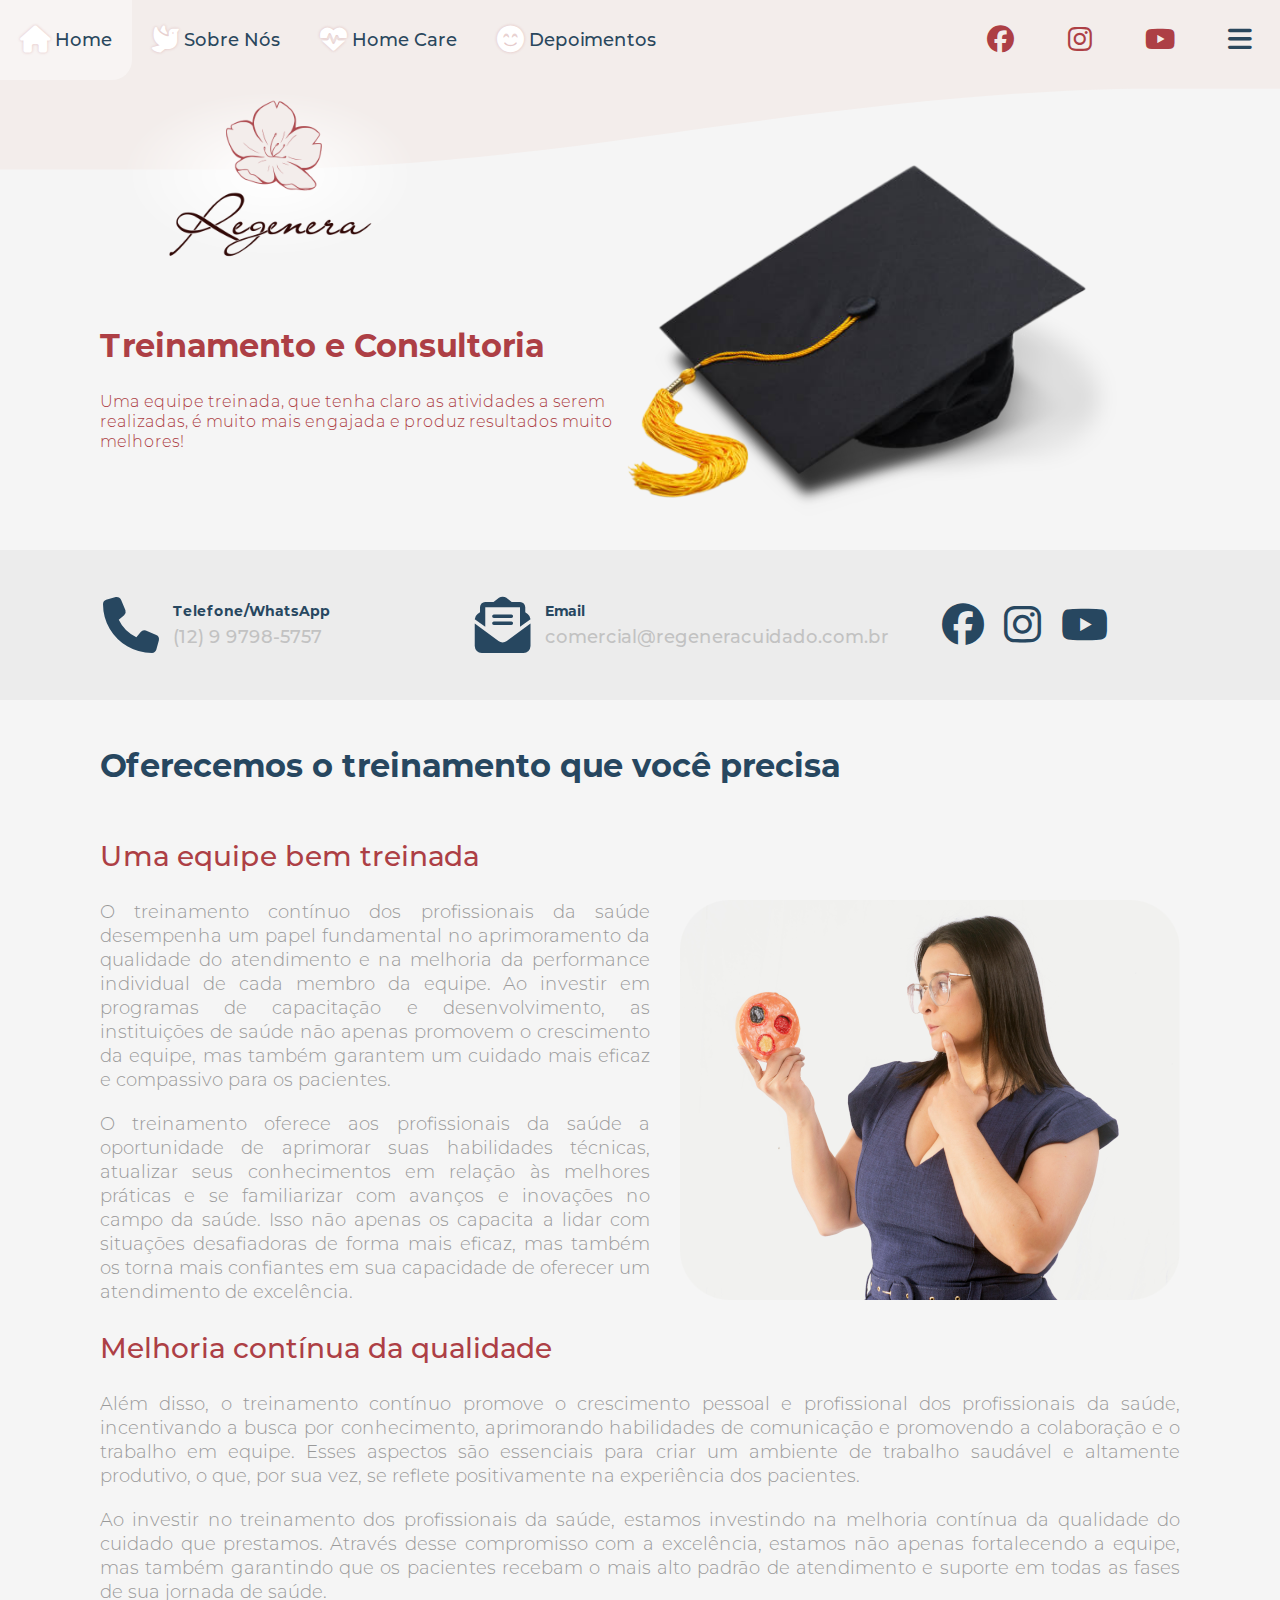
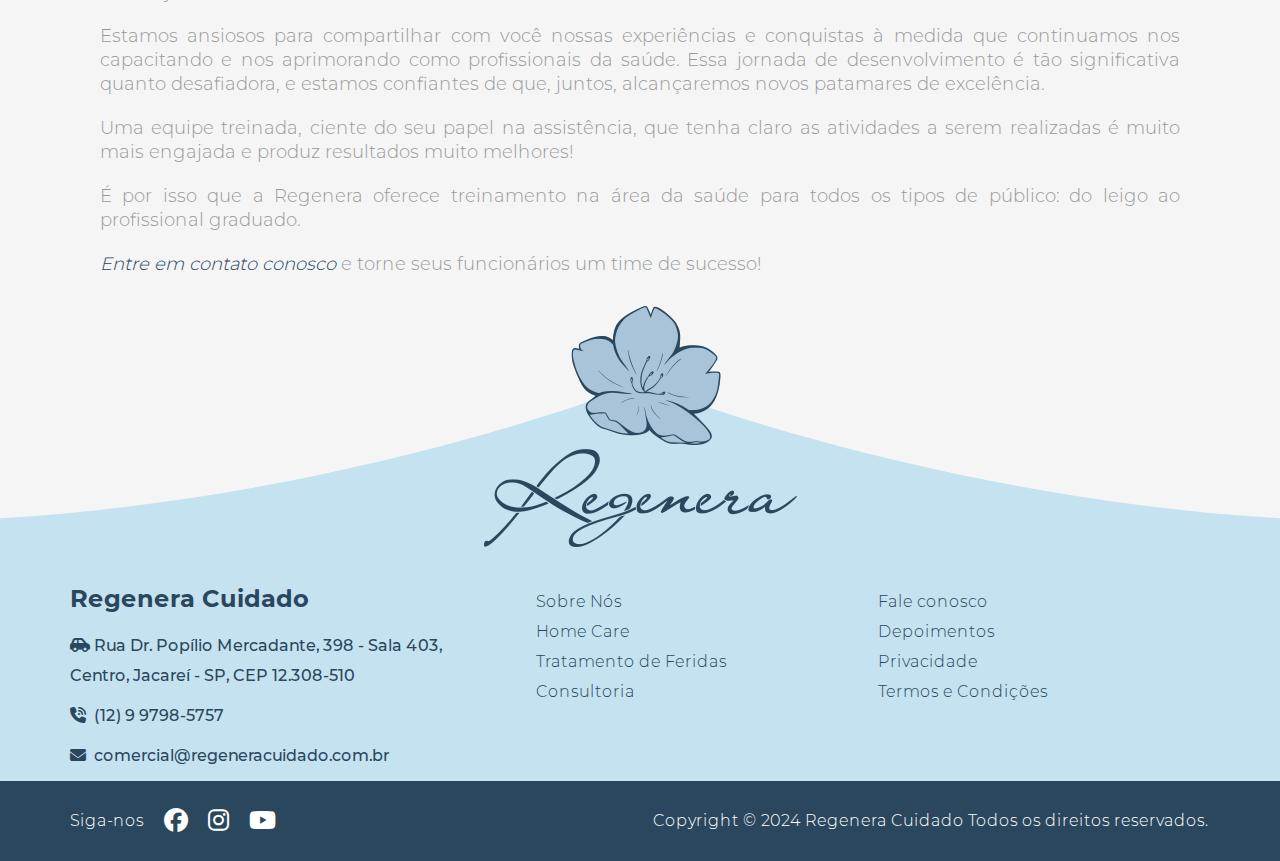
<file: treinamento-consultoria.html>
<!DOCTYPE html>
<html lang="pt-br">
    <head>
        <meta charset="UTF-8">
        <meta http-equiv="X-UA-Compatible" content="IE=edge">
        <meta name="viewport" content="width=device-width,initial-scale=1">

        <title></title>
        <link rel="shortcut icon" href="img/apple-touch.png">
        
        <meta name="description" content="consul consul consul consul">
        <meta name="keywords" content="jjj, kkk, lll">
        
        <meta itemprop="name" content="Treinamento e Consultoria | Regenera Cuidado">
        <meta itemprop="description" content="consul consul consul consul">
        <meta itemprop="image" content="img/profile.png">    <script defer src="app.1d98fe7c51b302b616b9.js"></script><link href="app.1d98fe7c51b302b616b9.css" rel="stylesheet"></head>

    <body class="consultancy">
        <header class="page">
            <div class="content">
                <div class="holder">
                    <section class="wrap">
                        <h1>Treinamento e Consultoria</h1>
        
                        <h2>
                    Uma equipe treinada, que tenha claro as atividades a serem realizadas,
                    é muito mais engajada e produz resultados muito melhores!
                </h2>
                    </section>
                </div>
            </div>
        
            <div class="background">
                <div class="holder">
                    <section class="wrap">
                        <img src="img/header-page-consultancy.png" alt="" />
                    </section>
                </div>
            </div>
        
            <div class="mask">
                <div class="holder">
                    <section class="wrap">
                        <img src="img/logo-page.png" alt="" />
                    </section>
                </div>
            </div>
        </header>

        <div class="holder contact-bar">
            <section class="wrap box-triple-static">
                <div class="to-contact">
                    <i class="fa-solid fa-phone"></i>
        
                    <a href="fale-conosco.html">
                        <b>Telefone/WhatsApp</b>
                        <p>(12) 9 9798-5757</p>
                    </a>
                </div>
        
                <div class="to-contact">
                    <i class="fa-solid fa-envelope-open-text"></i>
        
                    <a href="fale-conosco.html">
                        <b>Email</b>
                        <p>comercial@regeneracuidado.com.br</p>
                    </a>
                </div>
        
                <div class="to-social">
                        <a href="https://www.facebook.com/enfmariateresa" target="_blank">
                            <i class="fa-brands fa-facebook fa-xl"></i>
                        </a>
                        <a href="https://www.instagram.com/regenera.cuidado" target="_blank">
                            <i class="fa-brands fa-instagram fa-xl"></i>
                        </a>
                        <a href="https://www.youtube.com/@mariateresadias8453" target="_blank">
                            <i class="fa-brands fa-youtube fa-xl"></i>
                        </a>
                </div>
            </section>
        </div>

        <div class="holder">
            <article class="wrap">
                <h2>Oferecemos o treinamento que você precisa</h2>
        
                <h3>Uma equipe bem treinada</h3>
        
                <picture class="right">
                    <img src="img/page-consultancy.png">
                </picture>
        
                <p>
                    O treinamento contínuo dos profissionais da saúde desempenha um papel 
                    fundamental no aprimoramento da qualidade do atendimento e na melhoria 
                    da performance individual de cada membro da equipe. Ao investir em 
                    programas de capacitação e desenvolvimento, as instituições de saúde 
                    não apenas promovem o crescimento da equipe, mas também garantem um 
                    cuidado mais eficaz e compassivo para os pacientes.
                </p>
        
                <p>
                    O treinamento oferece aos profissionais da saúde a oportunidade de 
                    aprimorar suas habilidades técnicas, atualizar seus conhecimentos em 
                    relação às melhores práticas e se familiarizar com avanços e inovações 
                    no campo da saúde. Isso não apenas os capacita a lidar com situações 
                    desafiadoras de forma mais eficaz, mas também os torna mais confiantes 
                    em sua capacidade de oferecer um atendimento de excelência.
                </p>
        
                <h3>Melhoria contínua da qualidade</h3>
        
                <p>
                    Além disso, o treinamento contínuo promove o crescimento pessoal e 
                    profissional dos profissionais da saúde, incentivando a busca por 
                    conhecimento, aprimorando habilidades de comunicação e promovendo a 
                    colaboração e o trabalho em equipe. Esses aspectos são essenciais 
                    para criar um ambiente de trabalho saudável e altamente produtivo, 
                    o que, por sua vez, se reflete positivamente na experiência dos 
                    pacientes.
                </p>
        
                <p>
                    Ao investir no treinamento dos profissionais da saúde, estamos 
                    investindo na melhoria contínua da qualidade do cuidado que prestamos. 
                    Através desse compromisso com a excelência, estamos não apenas 
                    fortalecendo a equipe, mas também garantindo que os pacientes recebam 
                    o mais alto padrão de atendimento e suporte em todas as fases de sua 
                    jornada de saúde.
                </p>
        
                <p>
                    Estamos ansiosos para compartilhar com você nossas experiências e 
                    conquistas à medida que continuamos nos capacitando e nos aprimorando 
                    como profissionais da saúde. Essa jornada de desenvolvimento é tão 
                    significativa quanto desafiadora, e estamos confiantes de que, juntos, 
                    alcançaremos novos patamares de excelência.
                </p>
        
                <p>
                    Uma equipe treinada, ciente do seu papel na assistência, que tenha 
                    claro as atividades a serem realizadas é muito mais engajada e produz 
                    resultados muito melhores!
                </p>
        
                <p>
                    É por isso que a Regenera oferece treinamento na área da saúde para 
                    todos os tipos de público: do leigo ao profissional graduado. 
                </p>
        
                <p>
                    <a href="fale-conosco.html">Entre em contato conosco</a> e 
                    torne seus funcionários um time de sucesso!
                </p>
            </article>
        </div>
        <nav class="navigation-bar">
            <ul>
                    <li>
                        <a href="index.html">
                            <i class="fa-solid fa-house fa-xl"></i>
                            <span>Home</span>
                        </a>
                    </li>
                    <li>
                        <a href="sobre-nos.html">
                            <i class="fa-solid fa-dove fa-xl"></i>
                            <span>Sobre Nós</span>
                        </a>
                    </li>
                    <li>
                        <a href="assistencia-domiciliar.html">
                            <i class="fa-solid fa-heart-pulse fa-xl"></i>
                            <span>Home Care</span>
                        </a>
                    </li>
                    <li>
                        <a href="depoimentos.html">
                            <i class="fa-solid fa-face-smile-beam fa-xl"></i>
                            <span>Depoimentos</span>
                        </a>
                    </li>
            </ul>
        
            <ul>
                    <li>
                        <a href="https://www.facebook.com/enfmariateresa" target="_blank">
                            <i class="fa-brands fa-facebook fa-xl"></i>
                            <span>Facebook</span>
                        </a>
                    </li>
                    <li>
                        <a href="https://www.instagram.com/regenera.cuidado" target="_blank">
                            <i class="fa-brands fa-instagram fa-xl"></i>
                            <span>Instagram</span>
                        </a>
                    </li>
                    <li>
                        <a href="https://www.youtube.com/@mariateresadias8453" target="_blank">
                            <i class="fa-brands fa-youtube fa-xl"></i>
                            <span>Youtube</span>
                        </a>
                    </li>
        
                <li class="mobile-button">
                    <a href="javascript:void()">
                        <i class="fa-solid fa-bars fa-xl"></i>
                        <span>Mobile Button</span>
                    </a>
                </li>
            </ul>
        </nav>
        <footer class="holder content">
            <section class="wrap">
                <div>
                    <img src="img/logo-footer.png">
        
                    <div class="column-one">
                        <h2>Regenera Cuidado</h2>
        
                        <p class="address">
                            <i class="fa-solid fa-car-side"></i>
        
                            <span>Rua Dr. Popílio Mercadante, 398 - Sala 403, </span>
        
                            <span class="new-line">Centro, Jacareí - SP, CEP 12.308-510</span>
                        </p>
        
                        <p class="phone">
                            <i class="fa-solid fa-phone-volume"></i>
        
                            <span>(12) 9 9798-5757</span>
                        </p>
        
                        <p class="email">
                            <i class="fa-solid fa-envelope"></i>
        
                            <span>comercial@regeneracuidado.com.br</span>
                        </p>
                    </div>
        
                    <div class="column-two">
                            <a href="sobre-nos.html">Sobre Nós</a>
                            <a href="assistencia-domiciliar.html">Home Care</a>
                            <a href="tratamento-feridas.html">Tratamento de Feridas</a>
                            <a href="treinamento-consultoria.html">Consultoria</a>
                    </div>
        
                    <div class="column-three">
                            <a href="fale-conosco.html">Fale conosco</a>
                            <a href="depoimentos.html">Depoimentos</a>
                            <a href="privacidade.html">Privacidade</a>
                            <a href="termos-e-condicoes.html">Termos e Condições</a>
                    </div>
                </div>
            </section>
        </footer>
        
        <footer class="holder bottom">
            <section class="wrap box-double">
                <div class="social">
                    <span>Siga-nos</span>
        
                        <a href="https://www.facebook.com/enfmariateresa" target="_blank">
                            <i class="fa-brands fa-facebook fa-xl"></i>
                            <span>Facebook</span>
                        </a>
                        <a href="https://www.instagram.com/regenera.cuidado" target="_blank">
                            <i class="fa-brands fa-instagram fa-xl"></i>
                            <span>Instagram</span>
                        </a>
                        <a href="https://www.youtube.com/@mariateresadias8453" target="_blank">
                            <i class="fa-brands fa-youtube fa-xl"></i>
                            <span>Youtube</span>
                        </a>
                </div>
        
                <div class="copy">
                    Copyright &copy; 
                    2024
                    Regenera Cuidado
                    <span>Todos os direitos reservados.</span>
                </div>
            </section>
        </footer>        
        <nav class="mobile-menu">
            <ul>
                <li class="mobile-button">
                    <i class="fa-solid fa-times fa-xl"></i>
                </li>
        
                    <li>
                        <a href="index.html">
                            <i class="fa-solid fa-house fa-xl"></i>
                            <span>Home</span>
                        </a>
                    </li>
                    <li>
                        <a href="sobre-nos.html">
                            <i class="fa-solid fa-dove fa-xl"></i>
                            <span>Sobre Nós</span>
                        </a>
                    </li>
                    <li>
                        <a href="assistencia-domiciliar.html">
                            <i class="fa-solid fa-heart-pulse fa-xl"></i>
                            <span>Home Care</span>
                        </a>
                    </li>
                    <li>
                        <a href="tratamento-feridas.html">
                            <i class="fa-solid fa-kit-medical fa-xl"></i>
                            <span>Trat. de Feridas</span>
                        </a>
                    </li>
                    <li>
                        <a href="treinamento-consultoria.html">
                            <i class="fa-solid fa-graduation-cap fa-xl"></i>
                            <span>Consultoria</span>
                        </a>
                    </li>
                    <li>
                        <a href="depoimentos.html">
                            <i class="fa-solid fa-face-smile-beam fa-xl"></i>
                            <span>Depoimentos</span>
                        </a>
                    </li>
                    <li>
                        <a href="fale-conosco.html">
                            <i class="fa-solid fa-envelope fa-xl"></i>
                            <span>Fale Consosco</span>
                        </a>
                    </li>
            </ul>
        </nav>    </body>
</html>
</file>
